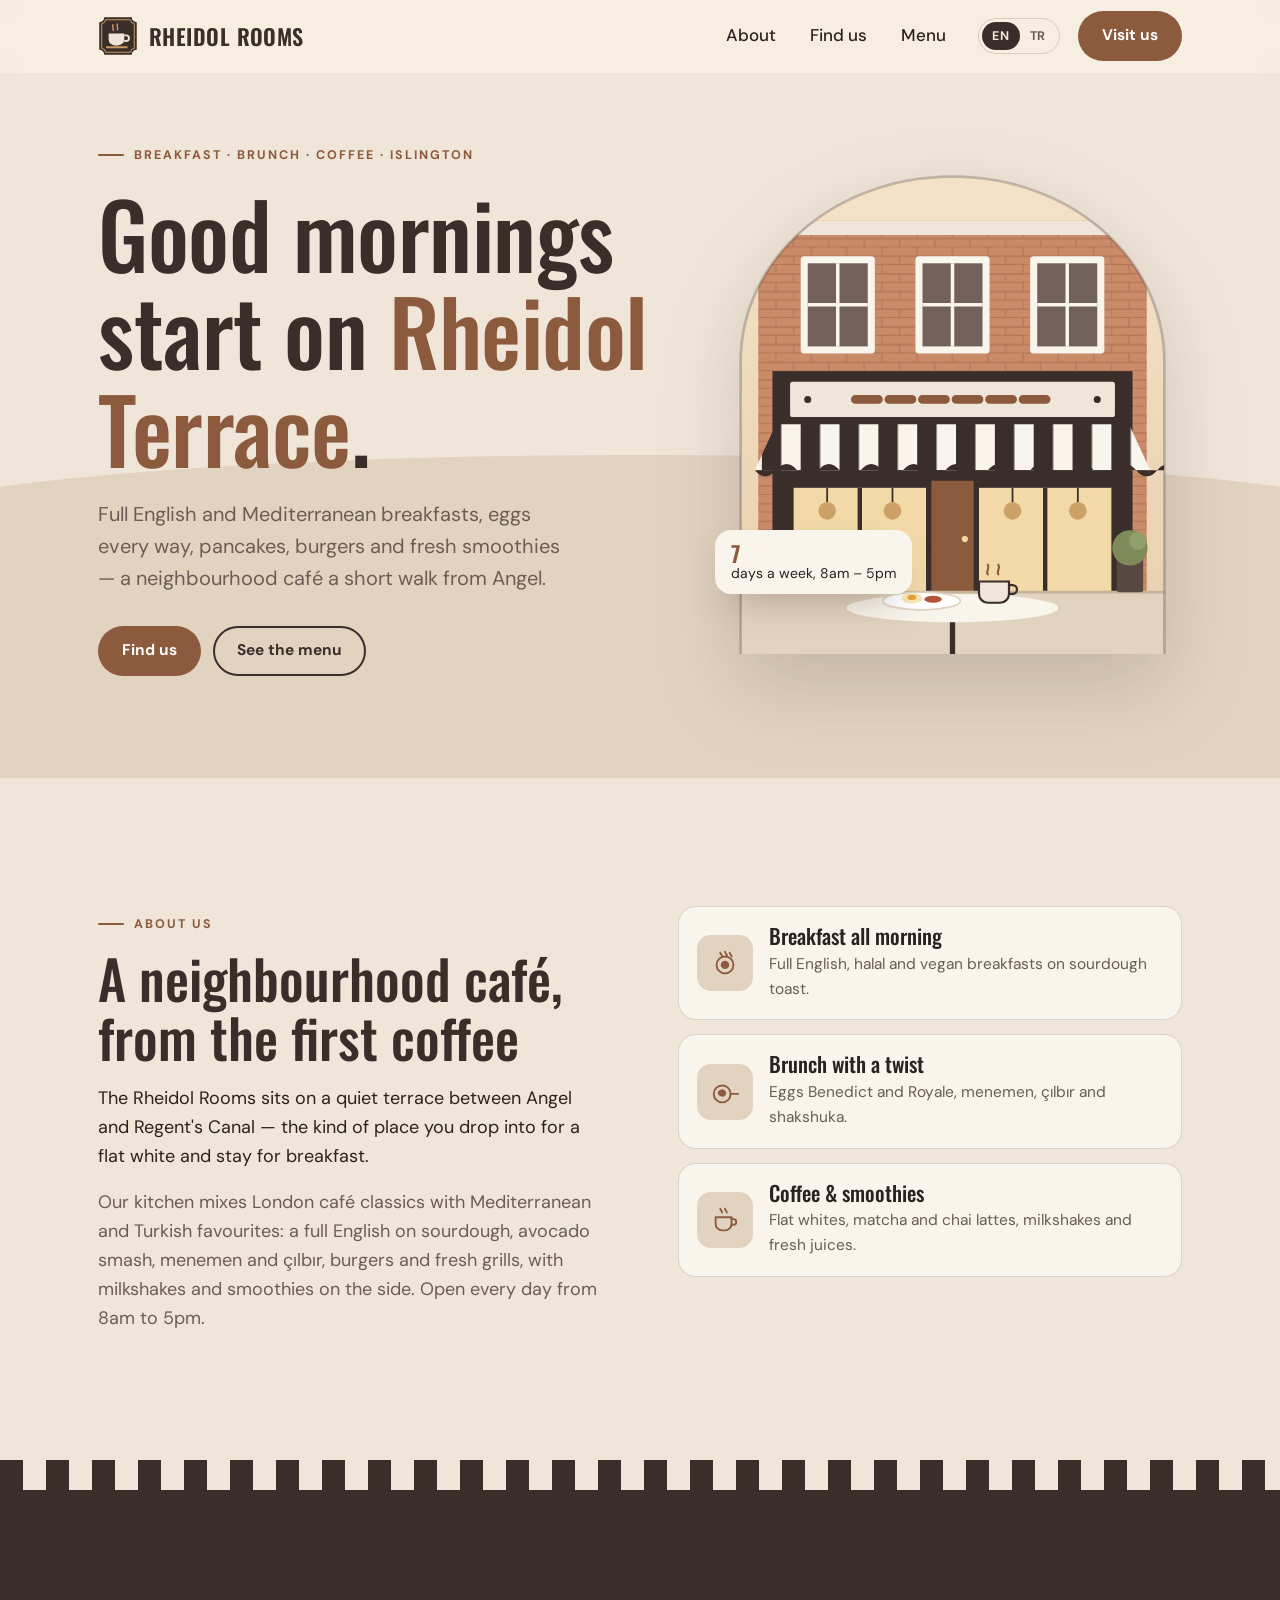
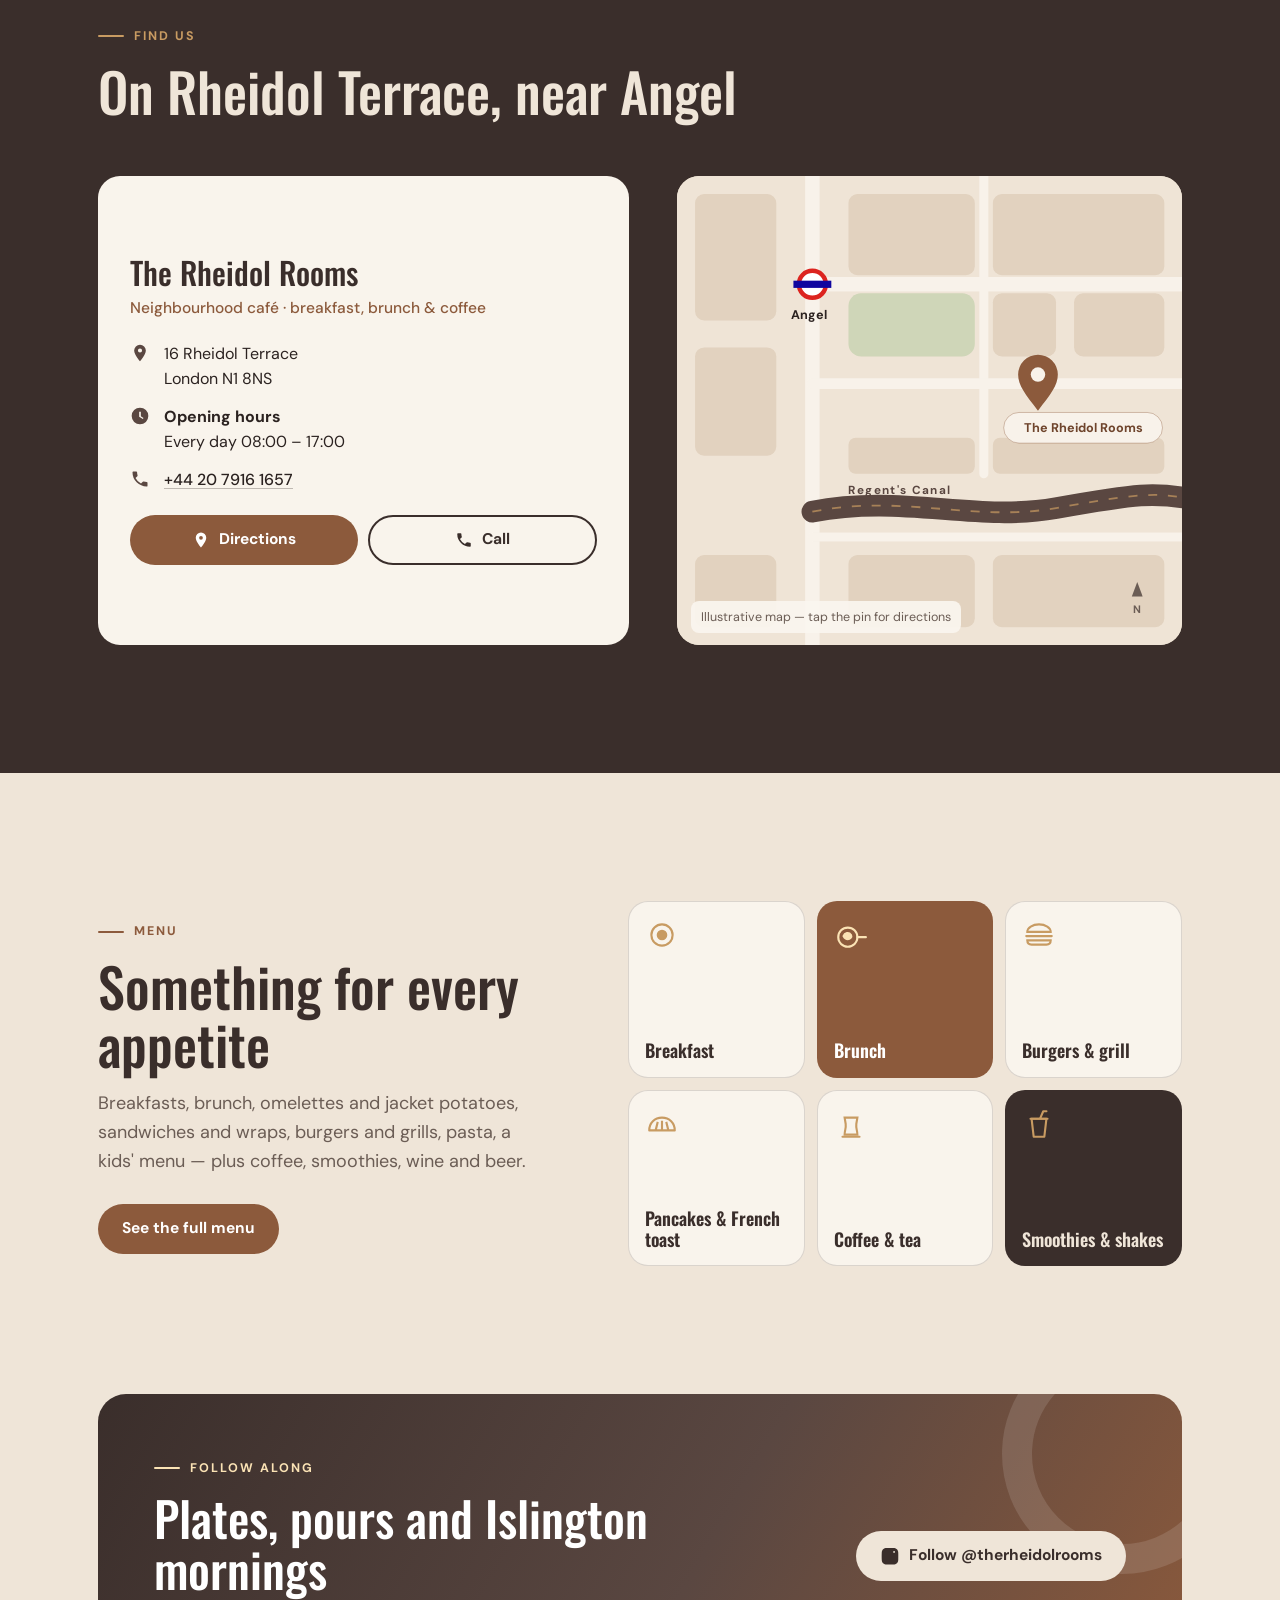
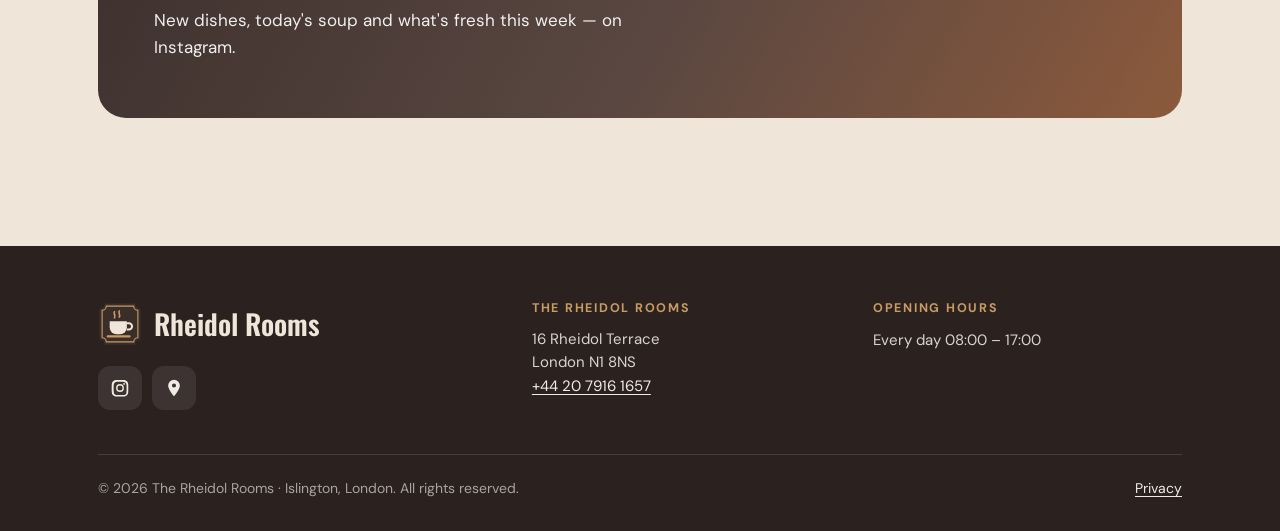
<file: index.html>
<!DOCTYPE html>
<html lang="en">
<head>
<meta charset="utf-8">
<meta name="viewport" content="width=device-width, initial-scale=1, viewport-fit=cover">
<title>The Rheidol Rooms · Breakfast, brunch &amp; coffee in Islington, London</title>
<meta name="description" content="The Rheidol Rooms — neighbourhood café on Rheidol Terrace, Islington N1. Full English and Mediterranean breakfasts, brunch, menemen and çılbır, burgers, coffee and smoothies. Open daily 8am–5pm.">
<link rel="canonical" href="https://yahyasogut.github.io/rheidol/">
<meta name="theme-color" content="#3A2E2B">
<link rel="icon" href="favicon.svg" type="image/svg+xml">
<link rel="apple-touch-icon" href="assets/img/apple-touch-icon.png">
<meta property="og:type" content="website">
<meta property="og:site_name" content="The Rheidol Rooms">
<meta property="og:title" content="The Rheidol Rooms · Breakfast, brunch &amp; coffee in Islington">
<meta property="og:description" content="Neighbourhood café on Rheidol Terrace, Islington N1 — all-day breakfast, brunch, coffee and smoothies. Open daily 8am–5pm.">
<meta property="og:url" content="https://yahyasogut.github.io/rheidol/">
<meta property="og:image" content="https://yahyasogut.github.io/rheidol/assets/img/og.png">
<meta property="og:image:width" content="1200"><meta property="og:image:height" content="630">
<meta name="twitter:card" content="summary_large_image">
<link rel="preload" href="assets/fonts/oswald-latin-wght-normal.woff2" as="font" type="font/woff2" crossorigin>
<link rel="stylesheet" href="assets/style.css">
<script>document.documentElement.classList.add("js")</script>
<script type="application/ld+json">
{"@context":"https://schema.org","@graph":[
 {"@type":"CafeOrCoffeeShop","@id":"https://yahyasogut.github.io/rheidol/#cafe","name":"The Rheidol Rooms","url":"https://yahyasogut.github.io/rheidol/","logo":"https://yahyasogut.github.io/rheidol/assets/img/apple-touch-icon.png","image":"https://yahyasogut.github.io/rheidol/assets/img/og.png","servesCuisine":["Breakfast","Brunch","British","Mediterranean","Turkish"],"priceRange":"££","telephone":"+442079161657","hasMenu":"https://yahyasogut.github.io/rheidol/menu.html","address":{"@type":"PostalAddress","streetAddress":"16 Rheidol Terrace","addressLocality":"London","postalCode":"N1 8NS","addressCountry":"GB"},"geo":{"@type":"GeoCoordinates","latitude":51.5348259,"longitude":-0.0986253},"openingHoursSpecification":[{"@type":"OpeningHoursSpecification","dayOfWeek":["Monday","Tuesday","Wednesday","Thursday","Friday","Saturday","Sunday"],"opens":"08:00","closes":"17:00"}],"sameAs":["https://www.instagram.com/therheidolrooms/","https://maps.app.goo.gl/dxdn7HDTvczRwHsT9"]}
]}
</script>
</head>
<body>
<a class="skip" href="#main">Skip to content</a>

<header class="site-header">
  <div class="wrap header-row">
    <a class="brand" href="./" aria-label="The Rheidol Rooms home"><img src="assets/img/logo-mark.svg" alt="" width="40" height="40"><span lang="en">Rheidol Rooms</span></a>
    <nav class="site-nav" id="site-nav" aria-label="Main">
      <ul>
        <li><a href="#about" data-i18n="nav.about">About</a></li>
        <li><a href="#locations" data-i18n="nav.locations">Locations</a></li>
        <li><a href="menu.html" data-i18n="nav.menu">Menu</a></li>
      </ul>
    </nav>
    <div class="lang-toggle" role="group" aria-label="Language"><button type="button" data-lang="en" aria-pressed="true">EN</button><button type="button" data-lang="tr" aria-pressed="false">TR</button></div>
    <a class="btn btn-solid header-cta" href="#locations" data-i18n="nav.visit">Visit us</a>
    <button class="nav-toggle" type="button" aria-controls="site-nav" aria-expanded="false" aria-label="Menu"><span></span></button>
  </div>
</header>

<main id="main">
  <!-- HERO -->
  <section class="hero">
    <div class="wrap hero-grid">
      <div>
        <span class="kicker" data-i18n="hero.kicker">Breakfast · brunch · coffee · Islington</span>
        <h1 data-i18n="hero.title">Good mornings start on <em>Rheidol Terrace</em>.</h1>
        <p class="hero-lead" data-i18n="hero.lead">Full English and Mediterranean breakfasts, eggs every way, pancakes, burgers and fresh smoothies — a neighbourhood café a short walk from Angel.</p>
        <div class="hero-actions">
          <a class="btn btn-solid" href="#locations" data-i18n="hero.cta1">Find us</a>
          <a class="btn btn-line" href="menu.html" data-i18n="hero.cta2">See the menu</a>
        </div>
      </div>
      <div class="hero-art">
        <img src="assets/img/hero.svg" alt="Illustration of a terraced café front with a striped awning, a coffee cup and a plate of breakfast" width="520" height="560">
        <div class="hero-badge"><div><b>7</b><span data-i18n="hero.badge">days a week, 8am – 5pm</span></div></div>
      </div>
    </div>
  </section>

  <!-- ABOUT -->
  <section class="section" id="about">
    <div class="wrap about-grid">
      <div class="about-text reveal">
        <span class="kicker" data-i18n="about.kicker">Our story</span>
        <h2 style="font-size:clamp(34px,5vw,54px);margin-top:16px;color:var(--teal)" data-i18n="about.title">A neighbourhood café, from the first coffee</h2>
        <p data-i18n="about.p1">Tucked into a quiet Georgian terrace between Angel and Regent's Canal.</p>
        <p data-i18n="about.p2">Generous breakfasts, brunch and good coffee every day.</p>
      </div>
      <ul class="features reveal">
        <li class="feature"><span class="ico"><svg viewBox="0 0 32 32" fill="none" stroke="currentColor" stroke-width="2" stroke-linecap="round"><circle cx="16" cy="18" r="9"/><circle cx="16" cy="18" r="3.5" fill="currentColor"/><path d="M11 5c0 2 2 2 2 4M16 4c0 2 2 2 2 4M21 5c0 2 2 2 2 4"/></svg></span><div><h3 data-i18n="about.f1t">Breakfast all morning</h3><p data-i18n="about.f1d">Full English, halal and vegan breakfasts on sourdough toast.</p></div></li>
        <li class="feature"><span class="ico"><svg viewBox="0 0 32 32" fill="none" stroke="currentColor" stroke-width="2" stroke-linecap="round" stroke-linejoin="round"><circle cx="13" cy="18" r="9"/><path d="M22 18h8"/><path d="M9 17c1-3 5-4 7-1 1 2-1 4-3 4s-3-1-4-3z" fill="currentColor"/></svg></span><div><h3 data-i18n="about.f2t">Brunch with a twist</h3><p data-i18n="about.f2d">Eggs Benedict and Royale, menemen, çılbır and shakshuka.</p></div></li>
        <li class="feature"><span class="ico"><svg viewBox="0 0 32 32" fill="none" stroke="currentColor" stroke-width="2" stroke-linecap="round" stroke-linejoin="round"><path d="M6 13h17v7a7 7 0 0 1-7 7h-3a7 7 0 0 1-7-7z"/><path d="M23 15h2a3 3 0 0 1 0 6h-2"/><path d="M11 4c0 2 2 2 2 4M16 4c0 2 2 2 2 4"/></svg></span><div><h3 data-i18n="about.f3t">Coffee &amp; smoothies</h3><p data-i18n="about.f3d">Flat whites, matcha and chai lattes, milkshakes and fresh juices.</p></div></li>
      </ul>
    </div>
  </section>

  <div class="tiles" role="presentation"></div>

  <!-- LOCATIONS -->
  <section class="section locations" id="locations">
    <div class="wrap">
      <div class="section-head reveal">
        <span class="kicker" data-i18n="loc.kicker">Locations</span>
        <h2 data-i18n="loc.title">On Rheidol Terrace, near Angel</h2>
      </div>
      <div class="loc-grid">
        <div class="branches" id="branches">
          <!-- JS fills from js/site-config.js; static fallback: -->
          <article class="branch"><h3>The Rheidol Rooms</h3><address>16 Rheidol Terrace, London N1 8NS</address><p><a href="tel:+442079161657">+44 20 7916 1657</a></p></article>
        </div>
        <div class="map-card reveal">
          <svg viewBox="0 0 560 520" role="img" aria-labelledby="map-t" preserveAspectRatio="xMidYMid meet">
            <title id="map-t">Illustrative map showing The Rheidol Rooms on Rheidol Terrace, east of Angel station and just north of Regent's Canal</title>
            <rect width="560" height="520" fill="#EFE4D6"/>
            <!-- blocks -->
            <g fill="#E2D2BF">
              <rect x="20" y="20" width="90" height="140" rx="10"/><rect x="190" y="20" width="140" height="90" rx="10"/><rect x="350" y="20" width="190" height="90" rx="10"/>
              <rect x="20" y="190" width="90" height="120" rx="10"/><rect x="350" y="130" width="70" height="70" rx="10"/><rect x="440" y="130" width="100" height="70" rx="10"/>
              <rect x="190" y="290" width="140" height="40" rx="8"/><rect x="350" y="290" width="190" height="40" rx="8"/>
              <rect x="20" y="420" width="90" height="80" rx="10"/><rect x="190" y="420" width="140" height="80" rx="10"/><rect x="350" y="420" width="190" height="80" rx="10"/>
            </g>
            <!-- gardens -->
            <rect x="190" y="130" width="140" height="70" rx="14" fill="#CFD6B8"/>
            <!-- roads -->
            <g stroke="#F8F2EA" stroke-width="16" stroke-linecap="round" fill="none">
              <path d="M150 0v520"/><path d="M150 120h410"/><path d="M340 0v330" stroke-width="10"/><path d="M150 230h410" stroke-width="12"/><path d="M150 400h410" stroke-width="10"/>
            </g>
            <!-- canal -->
            <path d="M150 372C250 352 330 384 420 368s110-18 150-10" fill="none" stroke="#5A4741" stroke-width="24" stroke-linecap="round"/>
            <path d="M150 372C250 352 330 384 420 368s110-18 150-10" fill="none" stroke="#C89B62" stroke-width="2" stroke-dasharray="10 12" opacity=".7"/>
            <text class="map-text" x="190" y="352" font-size="13" fill="#5A4741" letter-spacing="1.5" data-i18n="loc.canal">Regent's Canal</text>
            <!-- Angel -->
            <g transform="translate(150 120)">
              <circle r="15" fill="#fff" stroke="#DC241F" stroke-width="5"/><rect x="-21" y="-4" width="42" height="8" fill="#10069F"/>
              <text class="map-text" x="-24" y="38" font-size="14" fill="#2B2220" data-i18n="loc.angel">Angel</text>
            </g>
            <!-- Rheidol pin -->
            <a class="pin" href="https://maps.app.goo.gl/dxdn7HDTvczRwHsT9" target="_blank" rel="noopener" aria-label="The Rheidol Rooms — directions">
              <g class="pin-dot" transform="translate(400 260)">
                <path d="M0 0c-14-18-22-28-22-40a22 22 0 0 1 44 0c0 12-8 22-22 40z" fill="#8C5A3C"/><circle cy="-40" r="8" fill="#F8F2EA"/>
              </g>
              <rect x="362" y="262" width="176" height="34" rx="17" fill="#F8F2EA" stroke="#8C5A3C" stroke-opacity=".4"/>
              <text class="map-text" x="450" y="284" font-size="14" text-anchor="middle" fill="#6F452D">The Rheidol Rooms</text>
            </a>
            <!-- compass -->
            <g transform="translate(510 470)" fill="#6B5D55"><path d="M0-20l6 16H-6z"/><text class="map-text" y="14" font-size="12" text-anchor="middle">N</text></g>
          </svg>
          <span class="map-note" data-i18n="loc.mapnote">Illustrative map — tap a café for directions</span>
        </div>
      </div>
    </div>
  </section>

  <!-- MENU TEASER -->
  <section class="section menu-teaser" id="menu">
    <div class="wrap">
      <div class="reveal">
        <span class="kicker" data-i18n="menu.kicker">Menu</span>
        <h2 style="font-size:clamp(34px,5vw,54px);margin-top:16px;color:var(--teal)" data-i18n="menu.title">Something for every hour</h2>
        <p style="margin-top:16px;color:var(--muted);font-size:18px" data-i18n="menu.lead">Breakfast all day, mezze and seafood, burgers, pastries and cocktails.</p>
        <a class="btn btn-solid" href="menu.html" data-i18n="menu.cta">Open the menu</a>
      </div>
      <ul class="menu-cats reveal" aria-label="Menu categories">
        <li><svg viewBox="0 0 32 32" fill="none" stroke="currentColor" stroke-width="2"><circle cx="16" cy="16" r="10"/><circle cx="16" cy="16" r="4" fill="currentColor"/></svg><span data-i18n="menu.b">Breakfast</span></li>
        <li><svg viewBox="0 0 32 32" fill="none" stroke="currentColor" stroke-width="2" stroke-linecap="round" stroke-linejoin="round"><circle cx="13" cy="18" r="9"/><path d="M22 18h8"/><path d="M9 17c1-3 5-4 7-1 1 2-1 4-3 4s-3-1-4-3z" fill="currentColor"/></svg><span data-i18n="menu.s">Brunch</span></li>
        <li><svg viewBox="0 0 32 32" fill="none" stroke="currentColor" stroke-width="2" stroke-linecap="round"><path d="M5 13a11 7 0 0 1 22 0zM4 17h24M5 21h22a0 0 0 0 1 0 0c0 3-2 4-4 4H9c-2 0-4-1-4-4z"/></svg><span data-i18n="menu.g">Burgers &amp; grill</span></li>
        <li><svg viewBox="0 0 32 32" fill="none" stroke="currentColor" stroke-width="2" stroke-linejoin="round"><path d="M4 22c0-7 5-12 12-12s12 5 12 12zM10 22l2-8M16 22v-9M22 22l-2-8"/></svg><span data-i18n="menu.p">Pastries &amp; desserts</span></li>
        <li><svg viewBox="0 0 32 32" fill="none" stroke="currentColor" stroke-width="2" stroke-linecap="round"><path d="M10 10h12l-1 6c-.5 4 1 6 1 10H10c0-4 1.5-6 1-10z"/><path d="M8 28h16"/></svg><span data-i18n="menu.c">Coffee &amp; çay</span></li>
        <li><svg viewBox="0 0 32 32" fill="none" stroke="currentColor" stroke-width="2" stroke-linecap="round" stroke-linejoin="round"><path d="M9 11h14l-2 17H11z"/><path d="M8 11h16M17 11l3-7h3"/></svg><span data-i18n="menu.k">Cocktails &amp; rakı</span></li>
      </ul>
    </div>
  </section>

  <!-- INSTAGRAM -->
  <section class="section ig">
    <div class="wrap">
      <div class="ig-card reveal">
        <div>
          <span class="kicker" data-i18n="ig.kicker">Follow along</span>
          <h2 data-i18n="ig.title">Sunsets, plates and canal life</h2>
          <p data-i18n="ig.lead">New dishes, specials and the best seat in the house — every day on Instagram.</p>
        </div>
        <a class="btn btn-light" data-instagram href="https://www.instagram.com/therheidolrooms/" target="_blank" rel="noopener"><svg viewBox="0 0 24 24" aria-hidden="true"><path d="M12 7.3a4.7 4.7 0 1 0 0 9.4 4.7 4.7 0 0 0 0-9.4zm0 7.7a3 3 0 1 1 0-6 3 3 0 0 1 0 6zm6-7.9a1.1 1.1 0 1 1-2.2 0 1.1 1.1 0 0 1 2.2 0zM21.9 8.2c-.1-1.6-.4-3-1.6-4.2S17.7 2.5 16.1 2.4C14.5 2.3 9.5 2.3 7.9 2.4 6.3 2.5 4.9 2.8 3.7 4S2.2 6.6 2.1 8.2C2 9.8 2 14.8 2.1 16.4c.1 1.6.4 3 1.6 4.2s2.6 1.5 4.2 1.6c1.6.1 6.6.1 8.2 0 1.6-.1 3-.4 4.2-1.6s1.5-2.6 1.6-4.2c.1-1.6.1-6.6 0-8.2z"/></svg><span data-i18n="ig.cta">Follow @therheidolrooms</span></a>
      </div>
    </div>
  </section>
</main>

<footer class="site-footer">
  <div class="wrap">
    <div class="foot-grid">
      <div>
        <div class="foot-brand"><img src="assets/img/logo-mark.svg" alt="" width="44" height="44"><span lang="en">Rheidol Rooms</span></div>
        <div class="socials" data-socials></div>
      </div>
      <div><h3>The Rheidol Rooms</h3><address>16 Rheidol Terrace<br>London N1 8NS<br><a href="tel:+442079161657">+44 20 7916 1657</a></address></div>
      <div><h3 data-i18n="loc.hours">Opening hours</h3><p data-i18n="foot.hours">Every day 08:00 – 17:00</p></div>
    </div>
    <div class="foot-bottom"><span>© <span data-year>2026</span> The Rheidol Rooms · <span data-i18n="foot.made">Islington, London</span>. <span data-i18n="foot.rights">All rights reserved.</span></span><a href="privacy.html" data-i18n="foot.privacy">Privacy</a></div>
  </div>
</footer>

<nav class="action-bar" aria-label="Quick actions">
  <a href="menu.html"><svg viewBox="0 0 24 24" aria-hidden="true"><path d="M4 4h16v2H4zm0 7h16v2H4zm0 7h10v2H4z"/></svg><span data-i18n="bar.menu">Menu</span></a>
  <a href="#locations"><svg viewBox="0 0 24 24" aria-hidden="true"><path d="M12 2a7 7 0 0 0-7 7c0 5.25 7 13 7 13s7-7.75 7-13a7 7 0 0 0-7-7zm0 9.5A2.5 2.5 0 1 1 12 6.5a2.5 2.5 0 0 1 0 5z"/></svg><span data-i18n="bar.find">Find us</span></a>
  <button type="button" class="primary" data-open-sheet><svg viewBox="0 0 24 24" aria-hidden="true"><path d="M6.6 10.8a15.1 15.1 0 0 0 6.6 6.6l2.2-2.2a1 1 0 0 1 1-.25 11.4 11.4 0 0 0 3.6.57 1 1 0 0 1 1 1V20a1 1 0 0 1-1 1A17 17 0 0 1 3 4a1 1 0 0 1 1-1h3.5a1 1 0 0 1 1 1c0 1.25.2 2.45.57 3.57a1 1 0 0 1-.25 1z"/></svg><span data-i18n="bar.call">Call</span></button>
</nav>

<div class="sheet" id="call-sheet" hidden role="dialog" aria-modal="true" aria-labelledby="sheet-t">
  <div class="sheet-backdrop" data-close-sheet></div>
  <div class="sheet-panel">
    <h2 id="sheet-t" data-i18n="sheet.title">Which café would you like to call?</h2>
    <div class="sheet-list"></div>
    <button type="button" class="sheet-close" data-close-sheet data-i18n="sheet.close">Close</button>
  </div>
</div>

<script src="js/site-config.js"></script>
<script src="js/i18n.js"></script>
<script src="js/main.js"></script>
</body>
</html>
</file>
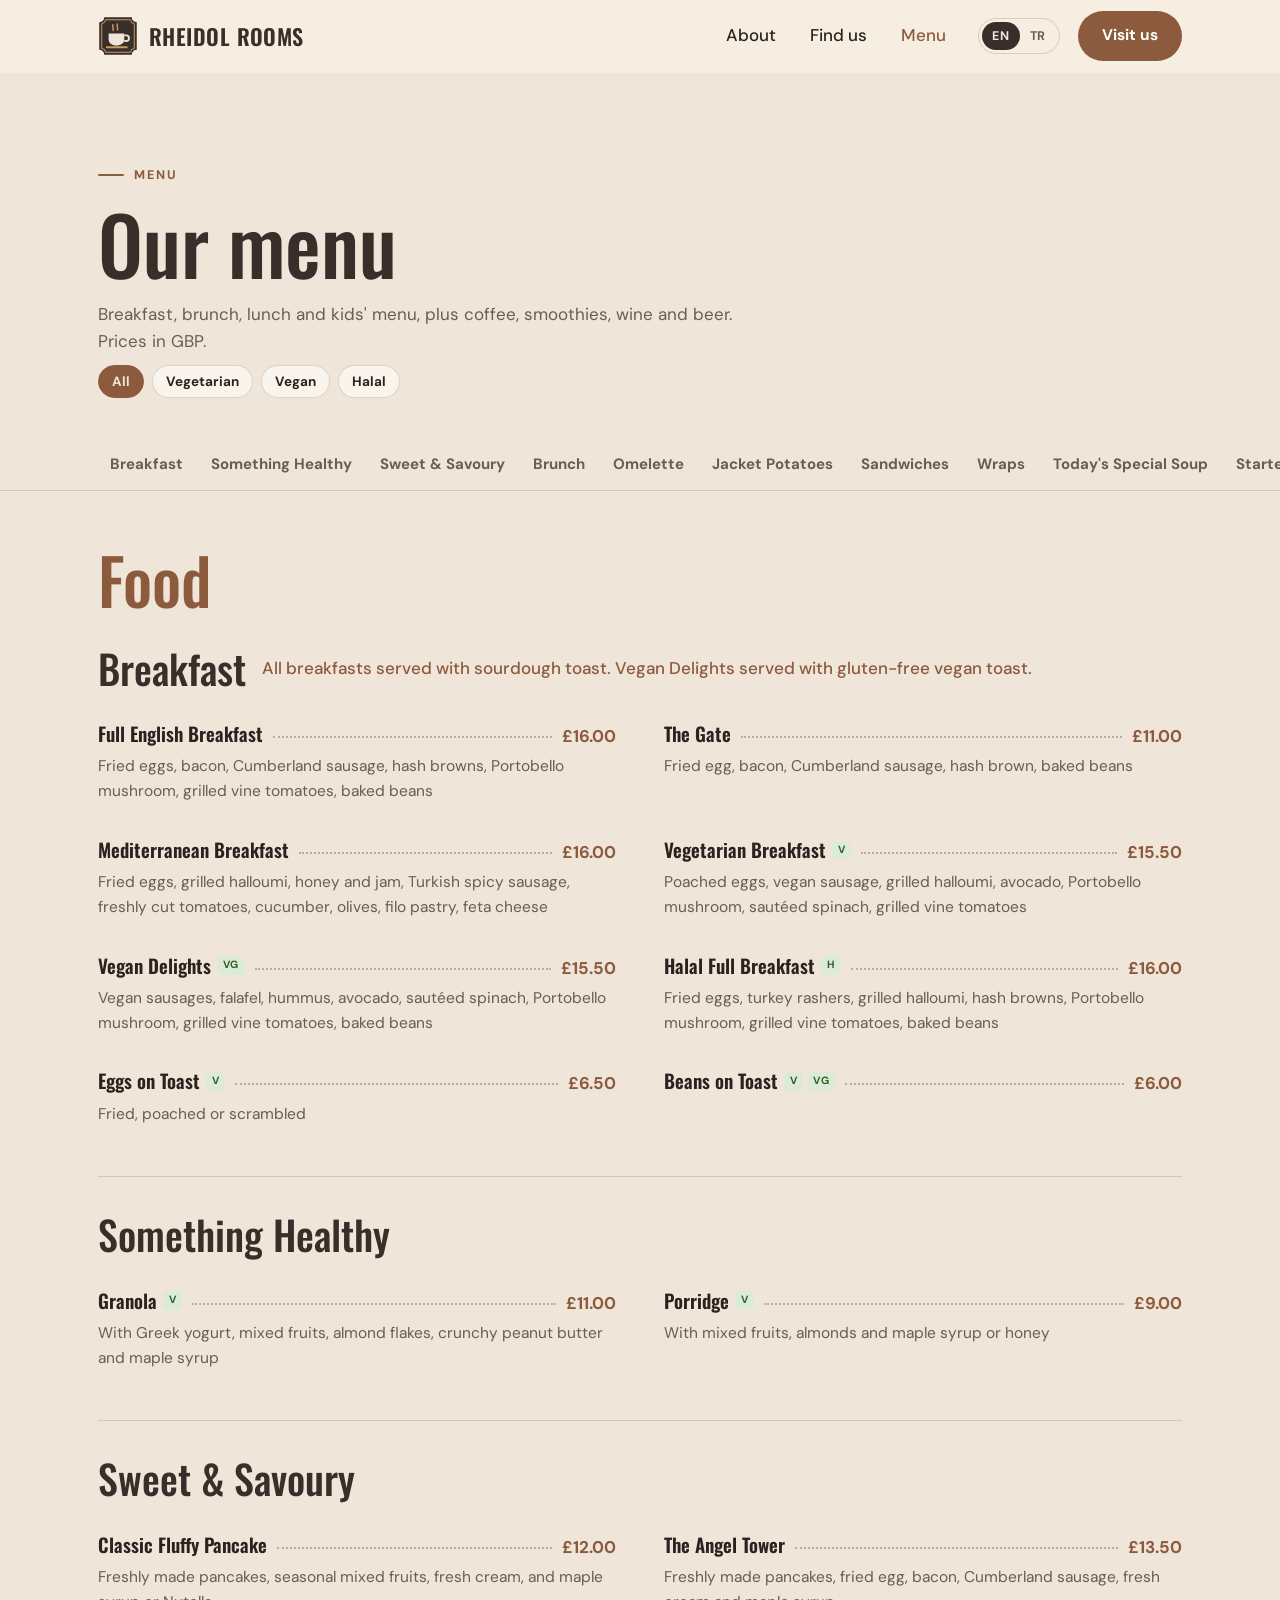
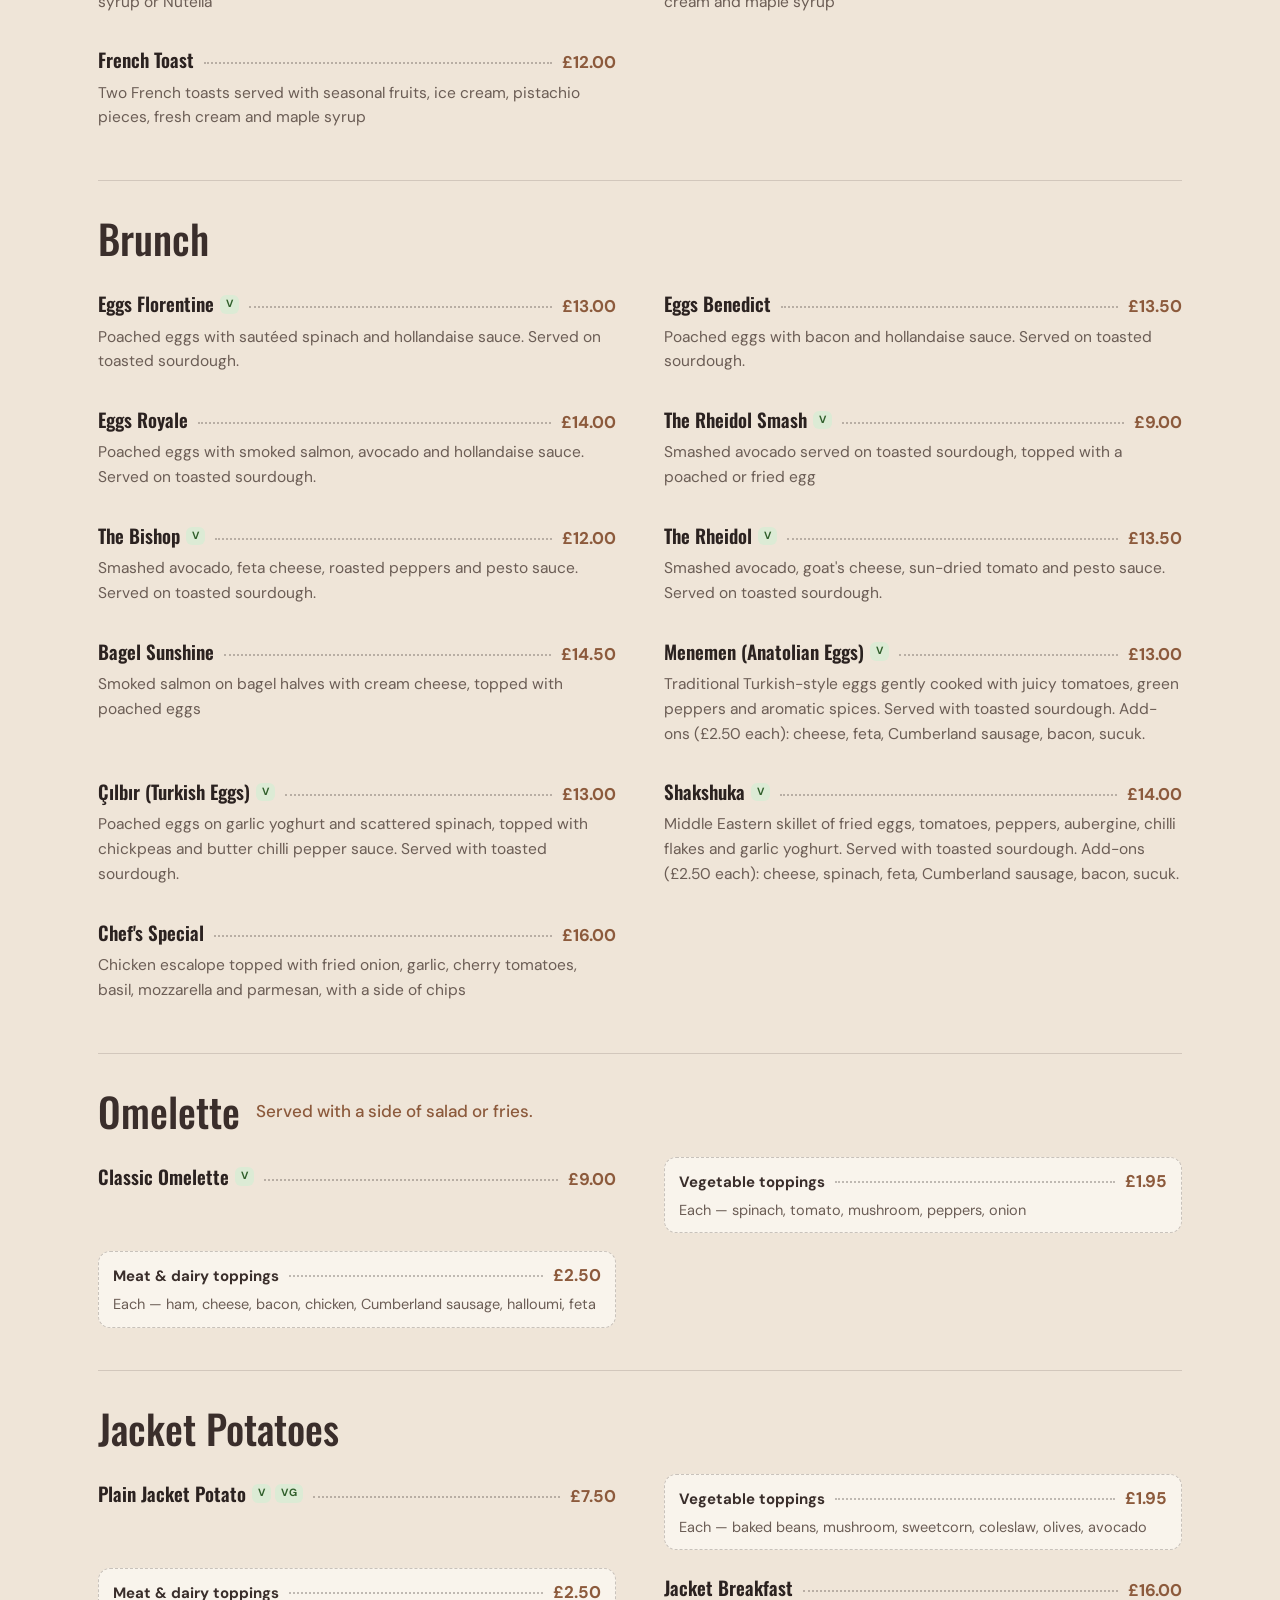
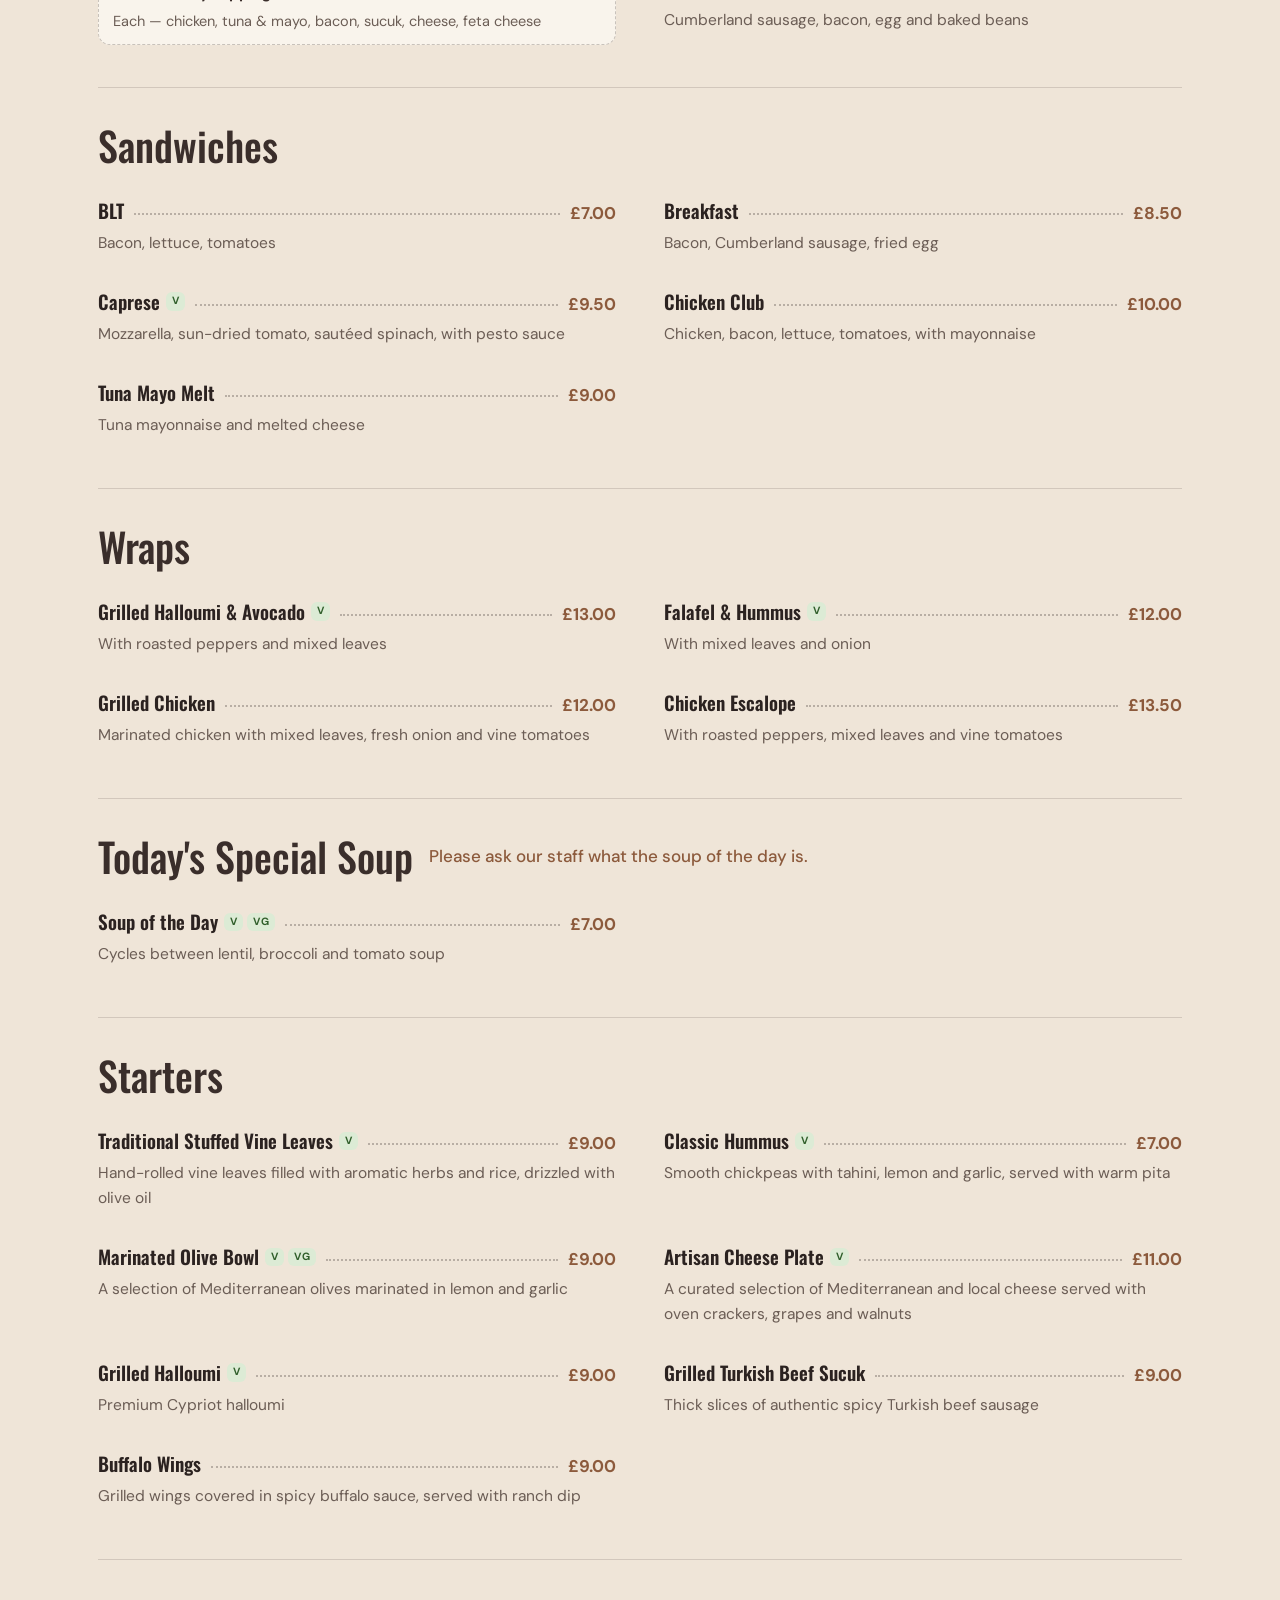
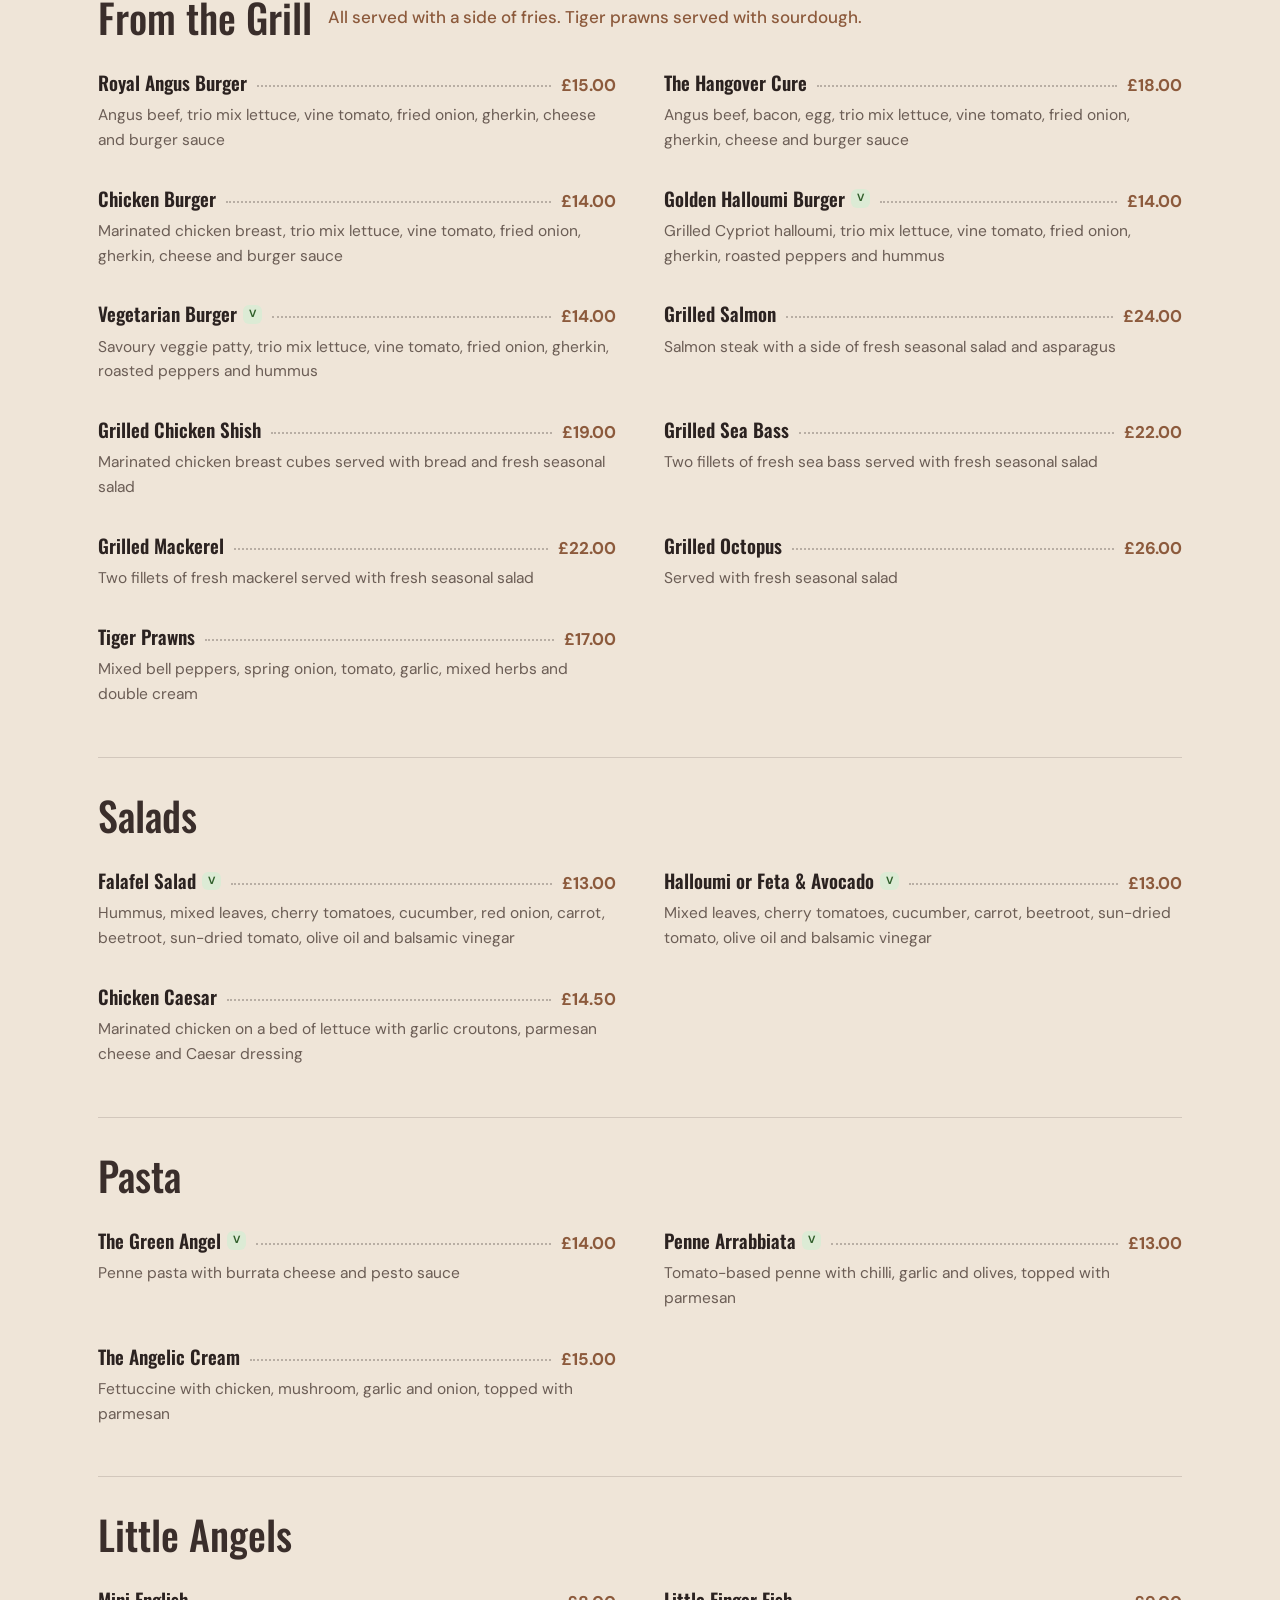
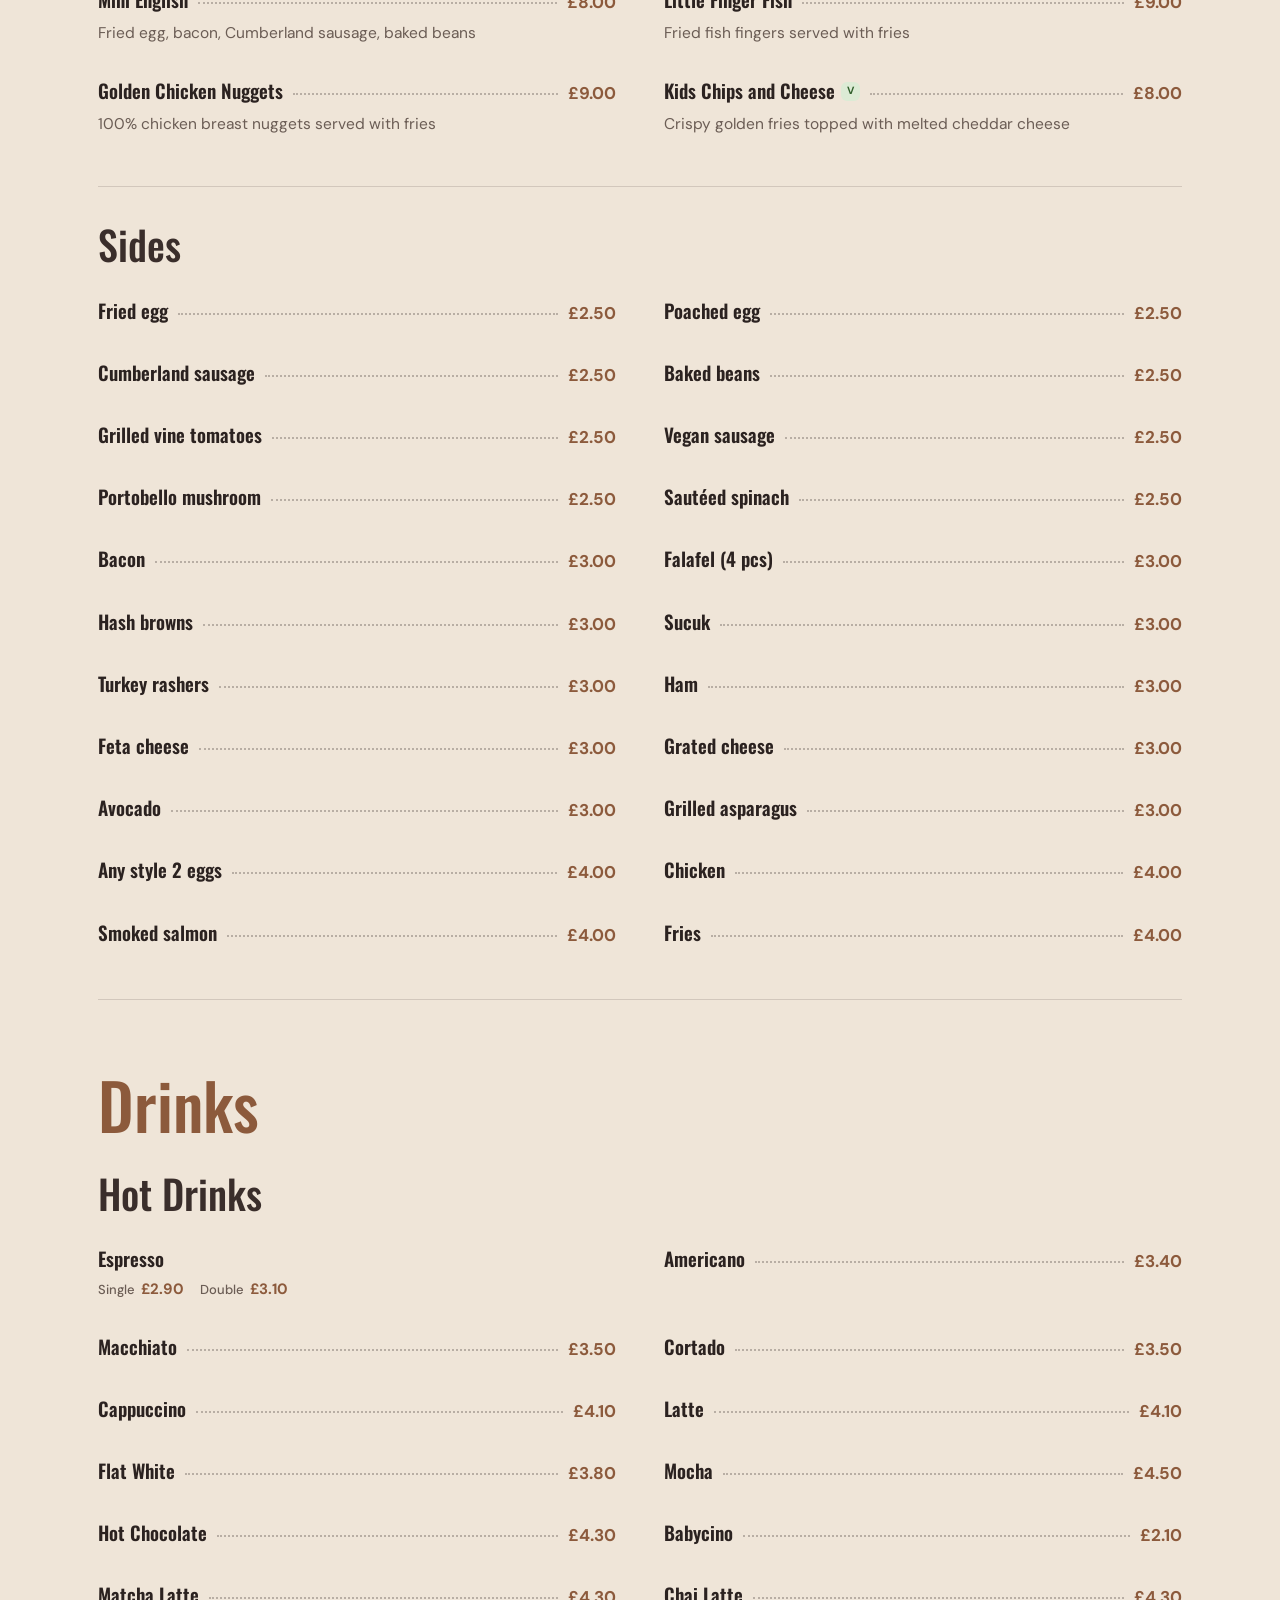
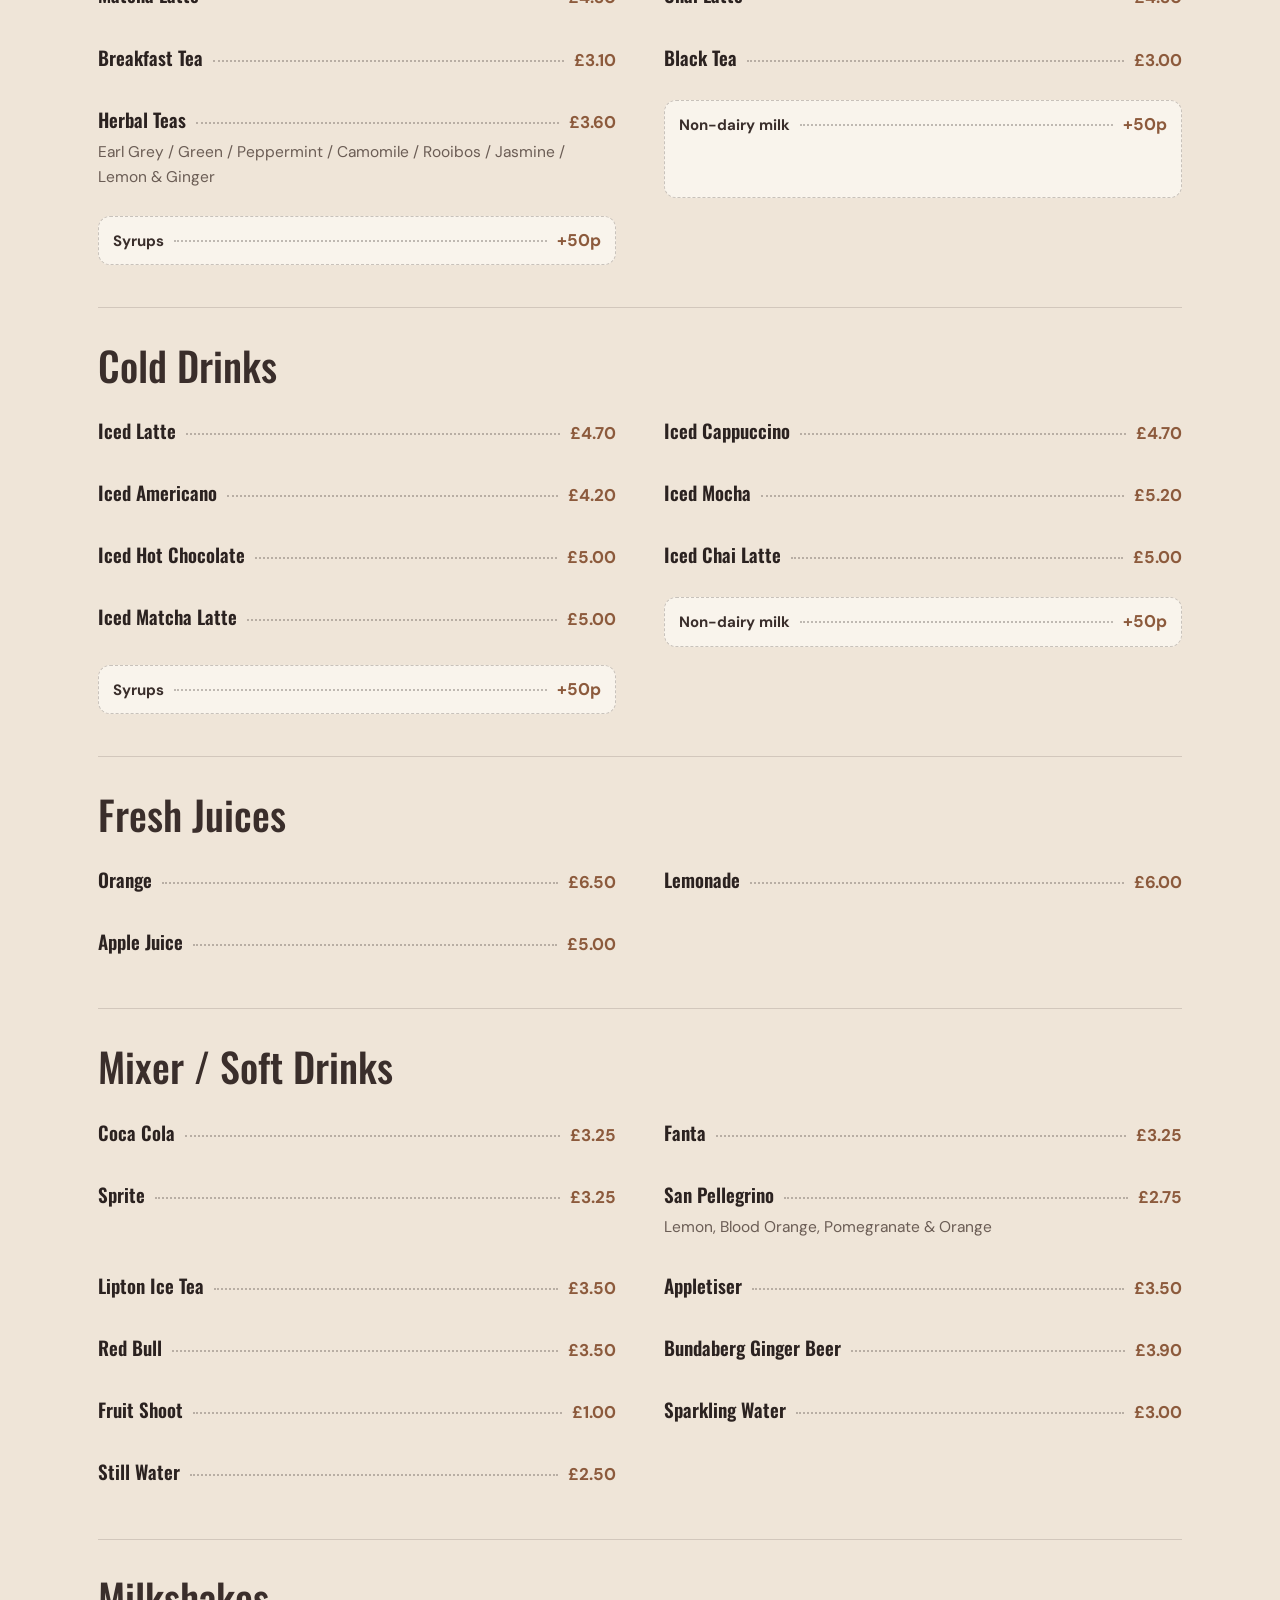
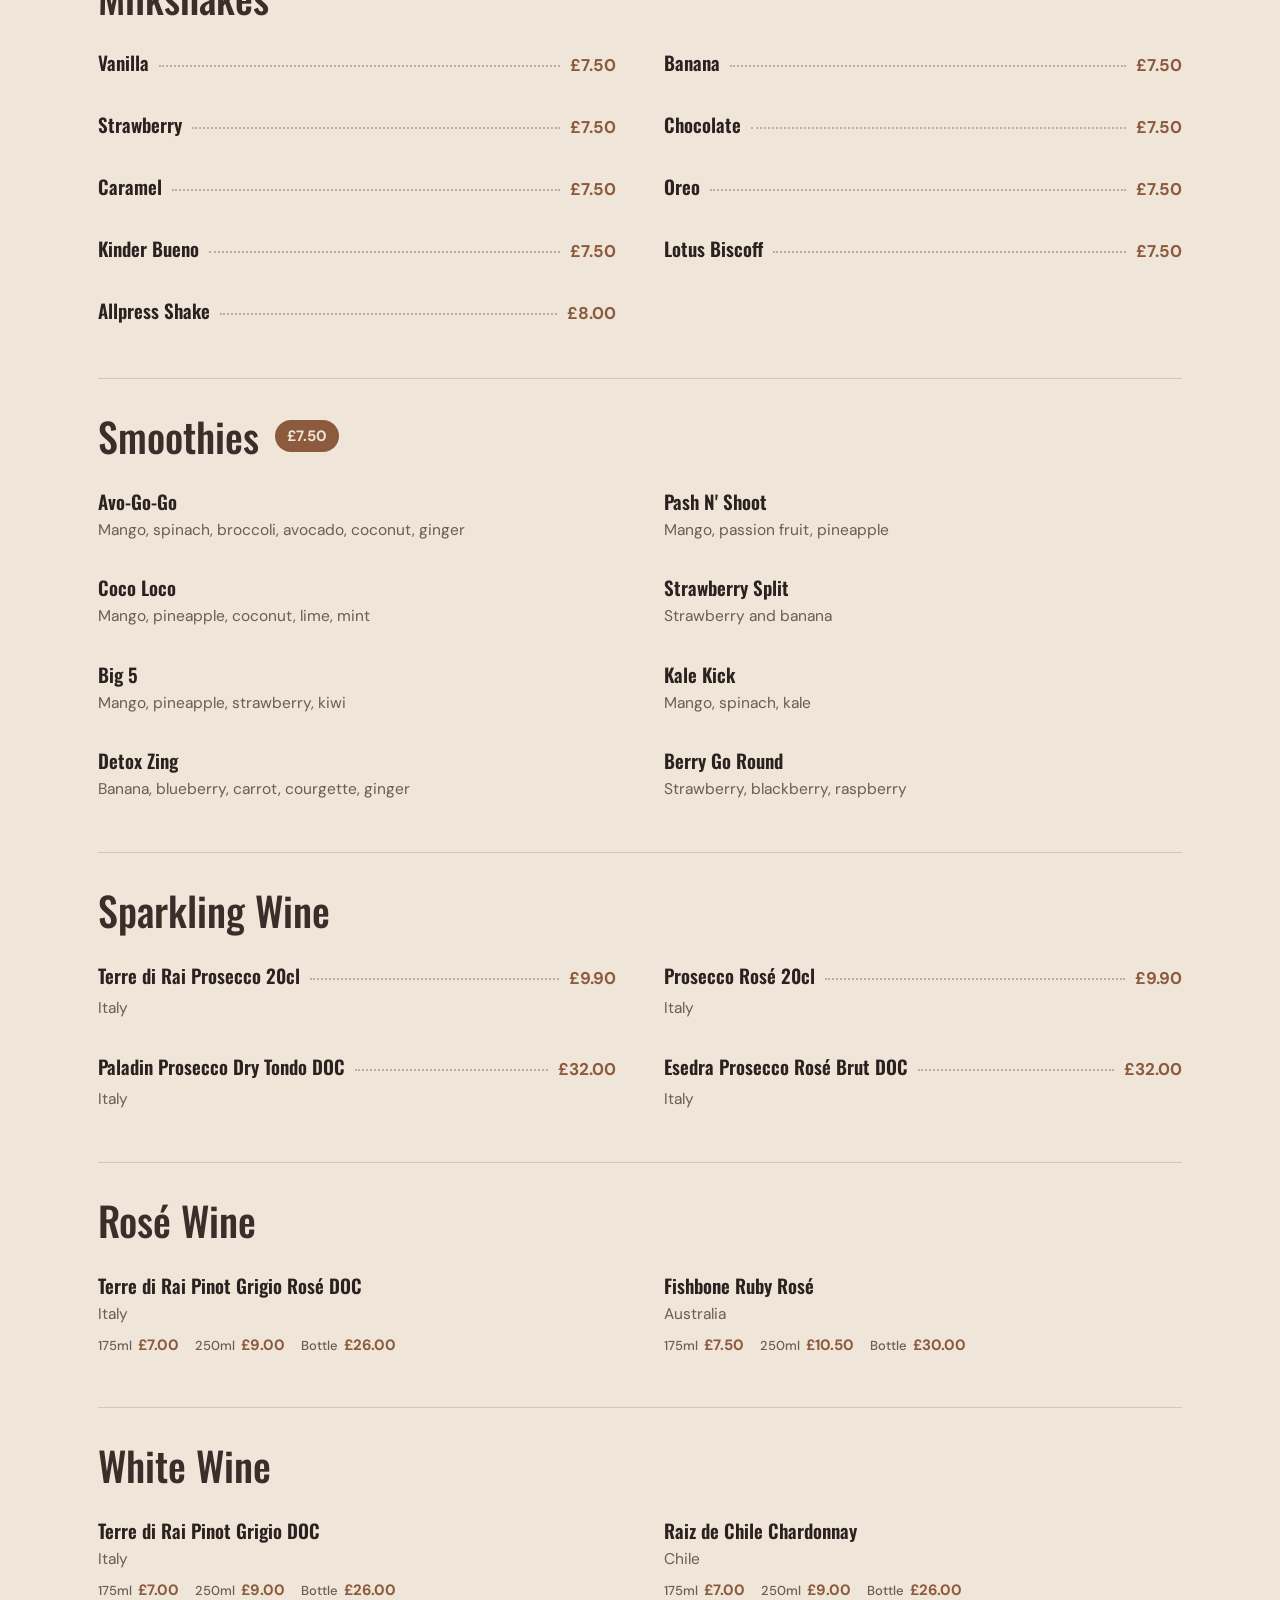
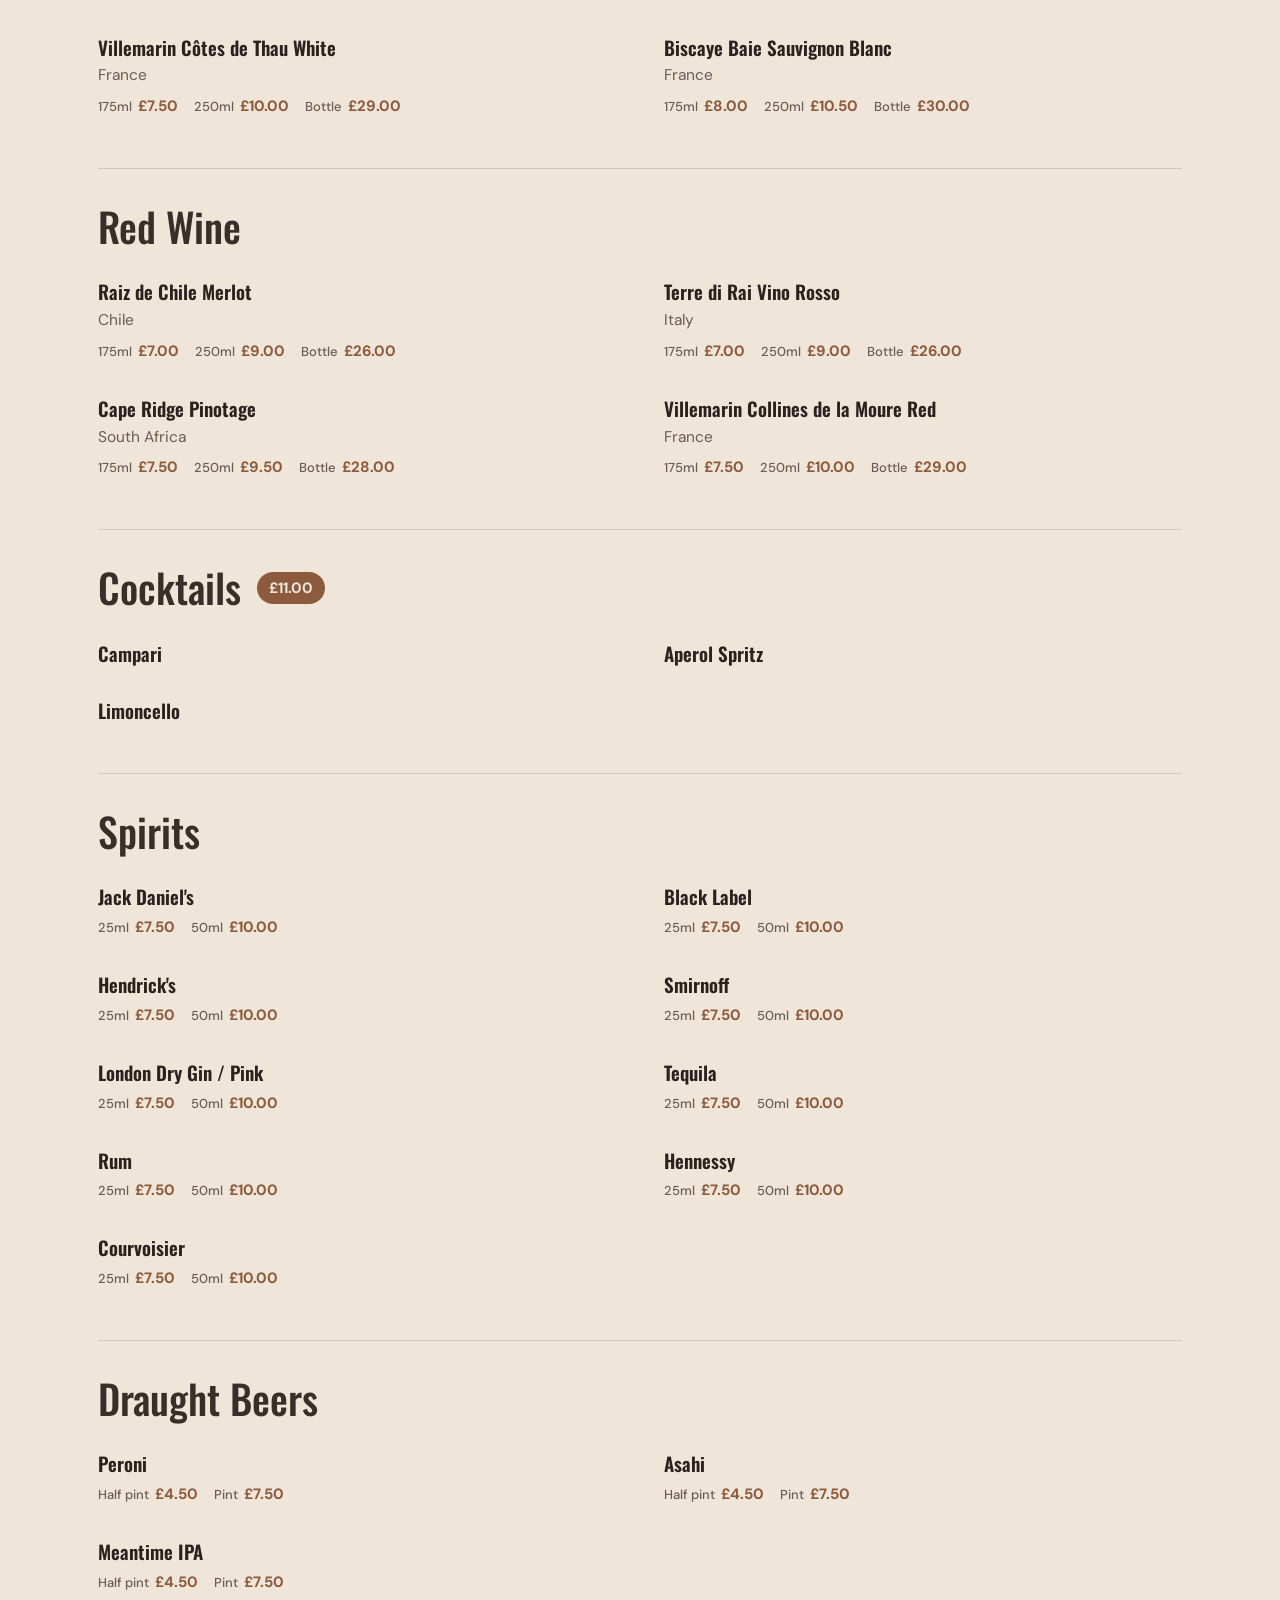
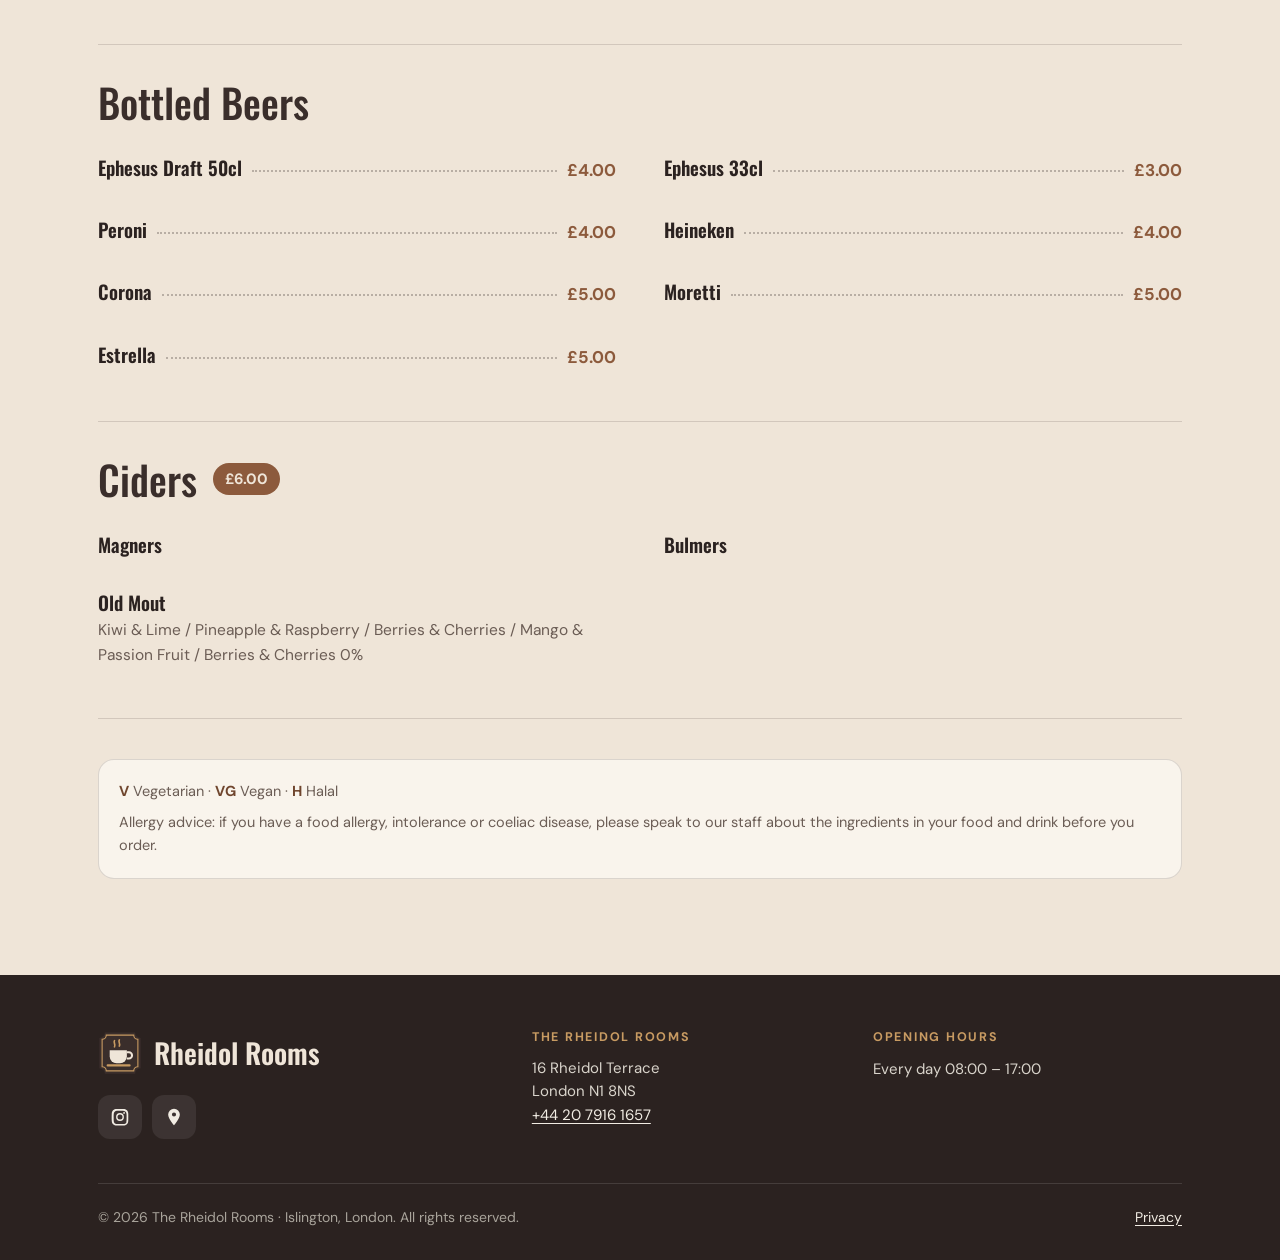
<file: menu.html>
<!DOCTYPE html>
<html lang="en">
<head>
<meta charset="utf-8">
<meta name="viewport" content="width=device-width, initial-scale=1, viewport-fit=cover">
<title>Menu · The Rheidol Rooms, Islington</title>
<meta name="description" content="The menu at The Rheidol Rooms, Islington: full English and Mediterranean breakfasts, brunch, menemen and çılbır, burgers and grills, coffee, smoothies, wine and beer.">
<link rel="canonical" href="https://yahyasogut.github.io/rheidol/menu.html">
<meta name="theme-color" content="#3A2E2B">
<link rel="icon" href="favicon.svg" type="image/svg+xml">
<link rel="apple-touch-icon" href="assets/img/apple-touch-icon.png">
<meta property="og:type" content="website">
<meta property="og:site_name" content="The Rheidol Rooms">
<meta property="og:title" content="The Rheidol Rooms · Breakfast, brunch &amp; coffee in Islington">
<meta property="og:description" content="Neighbourhood café on Rheidol Terrace, Islington N1 — all-day breakfast, brunch, coffee and smoothies. Open daily 8am–5pm.">
<meta property="og:url" content="https://yahyasogut.github.io/rheidol/menu.html">
<meta property="og:image" content="https://yahyasogut.github.io/rheidol/assets/img/og.png">
<meta property="og:image:width" content="1200"><meta property="og:image:height" content="630">
<meta name="twitter:card" content="summary_large_image">
<link rel="preload" href="assets/fonts/oswald-latin-wght-normal.woff2" as="font" type="font/woff2" crossorigin>
<link rel="stylesheet" href="assets/style.css">
<script>document.documentElement.classList.add("js")</script>
</head>
<body>
<a class="skip" href="#main">Skip to content</a>

<header class="site-header">
  <div class="wrap header-row">
    <a class="brand" href="./" aria-label="The Rheidol Rooms home"><img src="assets/img/logo-mark.svg" alt="" width="40" height="40"><span lang="en">Rheidol Rooms</span></a>
    <nav class="site-nav" id="site-nav" aria-label="Main">
      <ul>
        <li><a href="./#about" data-i18n="nav.about">About</a></li>
        <li><a href="./#locations" data-i18n="nav.locations">Locations</a></li>
        <li><a href="menu.html" aria-current="page" data-i18n="nav.menu">Menu</a></li>
      </ul>
    </nav>
    <div class="lang-toggle" role="group" aria-label="Language"><button type="button" data-lang="en" aria-pressed="true">EN</button><button type="button" data-lang="tr" aria-pressed="false">TR</button></div>
    <a class="btn btn-solid header-cta" href="./#locations" data-i18n="nav.visit">Visit us</a>
    <button class="nav-toggle" type="button" aria-controls="site-nav" aria-expanded="false" aria-label="Menu"><span></span></button>
  </div>
</header>

<main id="main">
  <section class="page-hero">
    <div class="wrap">
      <span class="kicker" data-i18n="nav.menu">Menu</span>
      <h1 data-i18n="menupage.title">Our menu</h1>
      <p data-i18n="menupage.lead">Prices include VAT. Please tell our team about any allergies before ordering.</p>
      <div class="menu-filters" id="menu-branches" role="group" aria-label="Choose a café"></div>
      <div class="menu-filters diet" id="menu-diet" role="group" aria-label="Dietary filter" hidden></div>
    </div>
  </section>
  <nav class="menu-tabs" aria-label="Menu sections"><div class="wrap" id="menu-tabs"></div></nav>
  <div class="menu-body"><div class="wrap" id="menu-root"><noscript>Please enable JavaScript to view the menu, or call us.</noscript></div></div>
</main>

<footer class="site-footer">
  <div class="wrap">
    <div class="foot-grid">
      <div>
        <div class="foot-brand"><img src="assets/img/logo-mark.svg" alt="" width="44" height="44"><span lang="en">Rheidol Rooms</span></div>
        <div class="socials" data-socials></div>
      </div>
      <div><h3>The Rheidol Rooms</h3><address>16 Rheidol Terrace<br>London N1 8NS<br><a href="tel:+442079161657">+44 20 7916 1657</a></address></div>
      <div><h3 data-i18n="loc.hours">Opening hours</h3><p data-i18n="foot.hours">Every day 08:00 – 17:00</p></div>
    </div>
    <div class="foot-bottom"><span>© <span data-year>2026</span> The Rheidol Rooms · <span data-i18n="foot.made">Islington, London</span>. <span data-i18n="foot.rights">All rights reserved.</span></span><a href="privacy.html" data-i18n="foot.privacy">Privacy</a></div>
  </div>
</footer>

<nav class="action-bar" aria-label="Quick actions">
  <a href="menu.html"><svg viewBox="0 0 24 24" aria-hidden="true"><path d="M4 4h16v2H4zm0 7h16v2H4zm0 7h10v2H4z"/></svg><span data-i18n="bar.menu">Menu</span></a>
  <a href="./#locations"><svg viewBox="0 0 24 24" aria-hidden="true"><path d="M12 2a7 7 0 0 0-7 7c0 5.25 7 13 7 13s7-7.75 7-13a7 7 0 0 0-7-7zm0 9.5A2.5 2.5 0 1 1 12 6.5a2.5 2.5 0 0 1 0 5z"/></svg><span data-i18n="bar.find">Find us</span></a>
  <button type="button" class="primary" data-open-sheet><svg viewBox="0 0 24 24" aria-hidden="true"><path d="M6.6 10.8a15.1 15.1 0 0 0 6.6 6.6l2.2-2.2a1 1 0 0 1 1-.25 11.4 11.4 0 0 0 3.6.57 1 1 0 0 1 1 1V20a1 1 0 0 1-1 1A17 17 0 0 1 3 4a1 1 0 0 1 1-1h3.5a1 1 0 0 1 1 1c0 1.25.2 2.45.57 3.57a1 1 0 0 1-.25 1z"/></svg><span data-i18n="bar.call">Call</span></button>
</nav>

<div class="sheet" id="call-sheet" hidden role="dialog" aria-modal="true" aria-labelledby="sheet-t">
  <div class="sheet-backdrop" data-close-sheet></div>
  <div class="sheet-panel">
    <h2 id="sheet-t" data-i18n="sheet.title">Which café would you like to call?</h2>
    <div class="sheet-list"></div>
    <button type="button" class="sheet-close" data-close-sheet data-i18n="sheet.close">Close</button>
  </div>
</div>

<script src="js/site-config.js"></script>
<script src="js/i18n.js"></script>
<script src="js/menu-data.js"></script>
<script src="js/main.js"></script>
</body>
</html>
</file>
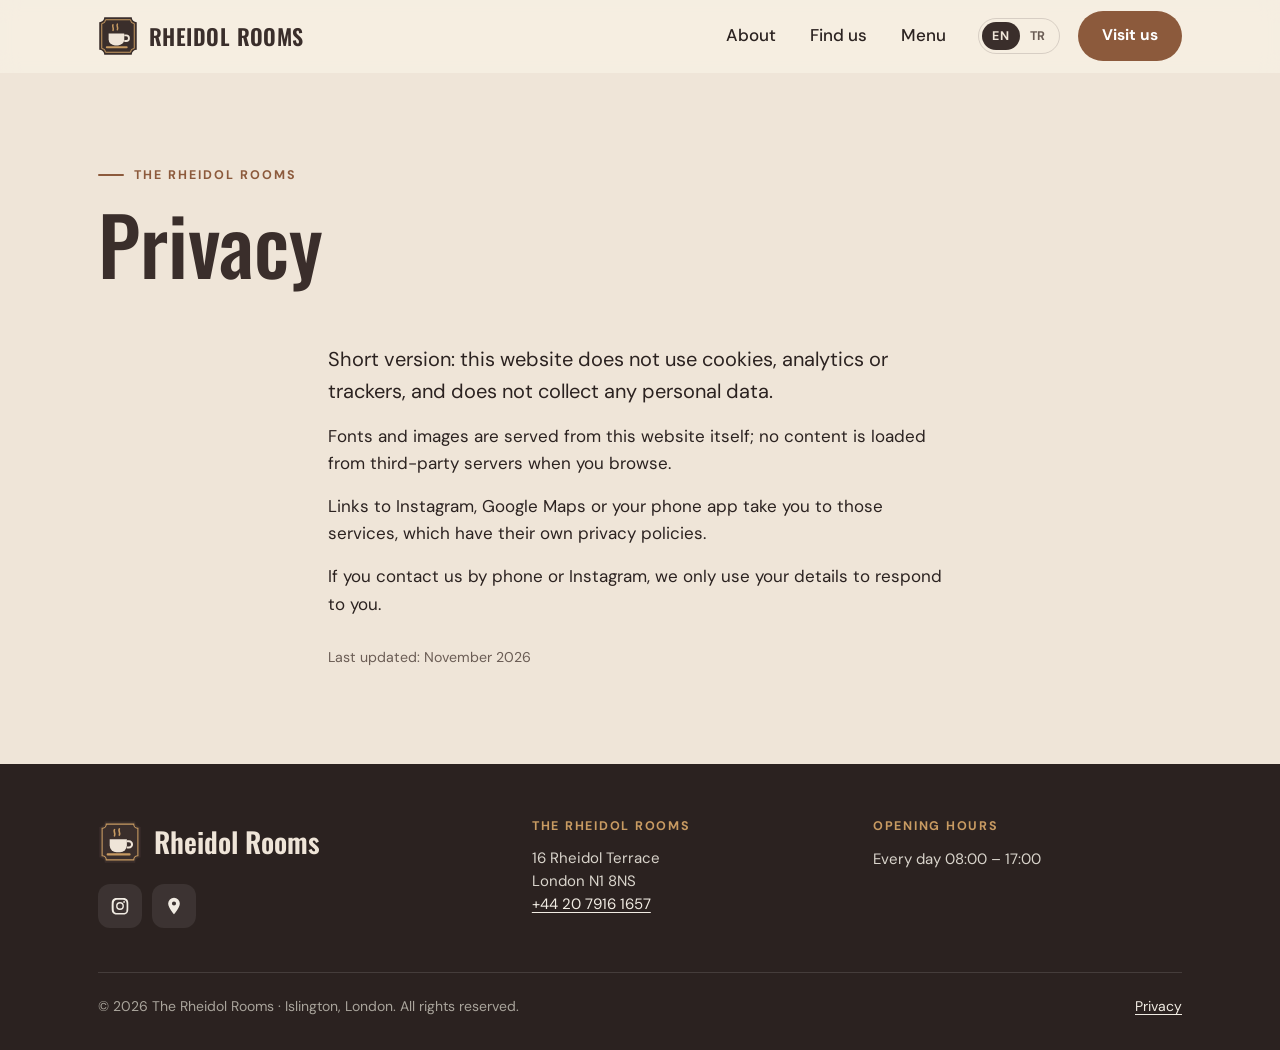
<file: privacy.html>
<!DOCTYPE html>
<html lang="en">
<head>
<meta charset="utf-8">
<meta name="viewport" content="width=device-width, initial-scale=1, viewport-fit=cover">
<title>Privacy · The Rheidol Rooms</title>
<meta name="description" content="Privacy information for The Rheidol Rooms website: no cookies, no analytics, no trackers.">
<link rel="canonical" href="https://yahyasogut.github.io/rheidol/privacy.html">
<meta name="theme-color" content="#3A2E2B">
<link rel="icon" href="favicon.svg" type="image/svg+xml">
<link rel="apple-touch-icon" href="assets/img/apple-touch-icon.png">
<meta property="og:type" content="website">
<meta property="og:site_name" content="The Rheidol Rooms">
<meta property="og:title" content="The Rheidol Rooms · Breakfast, brunch &amp; coffee in Islington">
<meta property="og:description" content="Neighbourhood café on Rheidol Terrace, Islington N1 — all-day breakfast, brunch, coffee and smoothies. Open daily 8am–5pm.">
<meta property="og:url" content="https://yahyasogut.github.io/rheidol/privacy.html">
<meta property="og:image" content="https://yahyasogut.github.io/rheidol/assets/img/og.png">
<meta property="og:image:width" content="1200"><meta property="og:image:height" content="630">
<meta name="twitter:card" content="summary_large_image">
<link rel="preload" href="assets/fonts/oswald-latin-wght-normal.woff2" as="font" type="font/woff2" crossorigin>
<link rel="stylesheet" href="assets/style.css">
<script>document.documentElement.classList.add("js")</script>
</head>
<body>
<a class="skip" href="#main">Skip to content</a>

<header class="site-header">
  <div class="wrap header-row">
    <a class="brand" href="./" aria-label="The Rheidol Rooms home"><img src="assets/img/logo-mark.svg" alt="" width="40" height="40"><span lang="en">Rheidol Rooms</span></a>
    <nav class="site-nav" id="site-nav" aria-label="Main">
      <ul>
        <li><a href="./#about" data-i18n="nav.about">About</a></li>
        <li><a href="./#locations" data-i18n="nav.locations">Locations</a></li>
        <li><a href="menu.html" data-i18n="nav.menu">Menu</a></li>
      </ul>
    </nav>
    <div class="lang-toggle" role="group" aria-label="Language"><button type="button" data-lang="en" aria-pressed="true">EN</button><button type="button" data-lang="tr" aria-pressed="false">TR</button></div>
    <a class="btn btn-solid header-cta" href="./#locations" data-i18n="nav.visit">Visit us</a>
    <button class="nav-toggle" type="button" aria-controls="site-nav" aria-expanded="false" aria-label="Menu"><span></span></button>
  </div>
</header>

<main id="main">
  <section class="page-hero"><div class="wrap"><span class="kicker">The Rheidol Rooms</span><h1 data-i18n="pv.title">Privacy</h1></div></section>
  <div class="wrap prose">
    <p class="lead" data-i18n="pv.lead">Short version: this website does not use cookies, analytics or trackers, and does not collect any personal data.</p>
    <p data-i18n="pv.p1">Fonts and images are served from this website itself.</p>
    <p data-i18n="pv.p2">Links to Instagram, Google Maps or your phone app take you to those services.</p>
    <p data-i18n="pv.p3">If you contact us by phone or Instagram, we only use your details to respond to you.</p>
    <small data-i18n="pv.updated">Last updated: November 2026</small>
  </div>
</main>

<footer class="site-footer">
  <div class="wrap">
    <div class="foot-grid">
      <div>
        <div class="foot-brand"><img src="assets/img/logo-mark.svg" alt="" width="44" height="44"><span lang="en">Rheidol Rooms</span></div>
        <div class="socials" data-socials></div>
      </div>
      <div><h3>The Rheidol Rooms</h3><address>16 Rheidol Terrace<br>London N1 8NS<br><a href="tel:+442079161657">+44 20 7916 1657</a></address></div>
      <div><h3 data-i18n="loc.hours">Opening hours</h3><p data-i18n="foot.hours">Every day 08:00 – 17:00</p></div>
    </div>
    <div class="foot-bottom"><span>© <span data-year>2026</span> The Rheidol Rooms · <span data-i18n="foot.made">Islington, London</span>. <span data-i18n="foot.rights">All rights reserved.</span></span><a href="privacy.html" data-i18n="foot.privacy">Privacy</a></div>
  </div>
</footer>

<nav class="action-bar" aria-label="Quick actions">
  <a href="menu.html"><svg viewBox="0 0 24 24" aria-hidden="true"><path d="M4 4h16v2H4zm0 7h16v2H4zm0 7h10v2H4z"/></svg><span data-i18n="bar.menu">Menu</span></a>
  <a href="./#locations"><svg viewBox="0 0 24 24" aria-hidden="true"><path d="M12 2a7 7 0 0 0-7 7c0 5.25 7 13 7 13s7-7.75 7-13a7 7 0 0 0-7-7zm0 9.5A2.5 2.5 0 1 1 12 6.5a2.5 2.5 0 0 1 0 5z"/></svg><span data-i18n="bar.find">Find us</span></a>
  <button type="button" class="primary" data-open-sheet><svg viewBox="0 0 24 24" aria-hidden="true"><path d="M6.6 10.8a15.1 15.1 0 0 0 6.6 6.6l2.2-2.2a1 1 0 0 1 1-.25 11.4 11.4 0 0 0 3.6.57 1 1 0 0 1 1 1V20a1 1 0 0 1-1 1A17 17 0 0 1 3 4a1 1 0 0 1 1-1h3.5a1 1 0 0 1 1 1c0 1.25.2 2.45.57 3.57a1 1 0 0 1-.25 1z"/></svg><span data-i18n="bar.call">Call</span></button>
</nav>

<div class="sheet" id="call-sheet" hidden role="dialog" aria-modal="true" aria-labelledby="sheet-t">
  <div class="sheet-backdrop" data-close-sheet></div>
  <div class="sheet-panel">
    <h2 id="sheet-t" data-i18n="sheet.title">Which café would you like to call?</h2>
    <div class="sheet-list"></div>
    <button type="button" class="sheet-close" data-close-sheet data-i18n="sheet.close">Close</button>
  </div>
</div>

<script src="js/site-config.js"></script>
<script src="js/i18n.js"></script>
<script src="js/main.js"></script>
</body>
</html>
</file>
<file: assets/style.css>
/* ===== Fonts (self-hosted, OFL) ===== */
@font-face{font-family:"Oswald";font-style:normal;font-weight:200 700;font-display:swap;src:url(fonts/oswald-latin-ext-wght-normal.woff2) format("woff2");unicode-range:U+0100-02BA,U+02BD-02C5,U+02C7-02CC,U+02CE-02D7,U+02DD-02FF,U+0304,U+0308,U+0329,U+1D00-1DBF,U+1E00-1E9F,U+1EF2-1EFF,U+2020,U+20A0-20AB,U+20AD-20C0,U+2113,U+2C60-2C7F,U+A720-A7FF}
@font-face{font-family:"Oswald";font-style:normal;font-weight:200 700;font-display:swap;src:url(fonts/oswald-latin-wght-normal.woff2) format("woff2");unicode-range:U+0000-00FF,U+0131,U+0152-0153,U+02BB-02BC,U+02C6,U+02DA,U+02DC,U+0304,U+0308,U+0329,U+2000-206F,U+20AC,U+2122,U+2191,U+2193,U+2212,U+2215,U+FEFF,U+FFFD}
@font-face{font-family:"DM Sans";font-weight:400;font-display:swap;src:url(fonts/dm-sans-latin-ext-400-normal.woff2) format("woff2");unicode-range:U+0100-02BA,U+02BD-02C5,U+02C7-02CC,U+02CE-02D7,U+02DD-02FF,U+1E00-1E9F,U+20A0-20C0,U+2C60-2C7F,U+A720-A7FF}
@font-face{font-family:"DM Sans";font-weight:400;font-display:swap;src:url(fonts/dm-sans-latin-400-normal.woff2) format("woff2");unicode-range:U+0000-00FF,U+0131,U+0152-0153,U+02BB-02BC,U+02C6,U+02DA,U+02DC,U+2000-206F,U+20AC,U+2122,U+2212,U+FEFF,U+FFFD}
@font-face{font-family:"DM Sans";font-weight:500;font-display:swap;src:url(fonts/dm-sans-latin-ext-500-normal.woff2) format("woff2");unicode-range:U+0100-02BA,U+02BD-02C5,U+02C7-02CC,U+02CE-02D7,U+02DD-02FF,U+1E00-1E9F,U+20A0-20C0,U+2C60-2C7F,U+A720-A7FF}
@font-face{font-family:"DM Sans";font-weight:500;font-display:swap;src:url(fonts/dm-sans-latin-500-normal.woff2) format("woff2");unicode-range:U+0000-00FF,U+0131,U+0152-0153,U+02BB-02BC,U+02C6,U+02DA,U+02DC,U+2000-206F,U+20AC,U+2122,U+2212,U+FEFF,U+FFFD}
@font-face{font-family:"DM Sans";font-weight:700;font-display:swap;src:url(fonts/dm-sans-latin-ext-700-normal.woff2) format("woff2");unicode-range:U+0100-02BA,U+02BD-02C5,U+02C7-02CC,U+02CE-02D7,U+02DD-02FF,U+1E00-1E9F,U+20A0-20C0,U+2C60-2C7F,U+A720-A7FF}
@font-face{font-family:"DM Sans";font-weight:700;font-display:swap;src:url(fonts/dm-sans-latin-700-normal.woff2) format("woff2");unicode-range:U+0000-00FF,U+0131,U+0152-0153,U+02BB-02BC,U+02C6,U+02DA,U+02DC,U+2000-206F,U+20AC,U+2122,U+2212,U+FEFF,U+FFFD}

/* ===== Tokens ===== */
:root{
  /* The Rheidol Rooms — içecek menüsünün bej zemini + koyu kahve çerçevesi */
  --cream:#EFE5D8; --sand:#E2D3C0; --paper:#F9F4EC;
  --terra:#8C5A3C; --terra-d:#6F452D; --saffron:#C89B62;
  --teal:#3A2E2B; --teal-2:#5A4741; --ink:#2B2220; --muted:#6B5D55;
  --line:rgba(58,46,43,.16);
  --serif:"Oswald","Arial Narrow",Impact,sans-serif;
  --sans:"DM Sans",system-ui,-apple-system,"Segoe UI",Roboto,sans-serif;
  --r:18px; --wrap:1180px; --pad:clamp(20px,5vw,48px);
  --bar-h:0px;
}

*,*::before,*::after{box-sizing:border-box}
html{scroll-behavior:smooth;-webkit-text-size-adjust:100%}
@media (prefers-reduced-motion:reduce){html{scroll-behavior:auto}*{animation:none!important;transition:none!important}}
body{margin:0;background:var(--cream);color:var(--ink);font:400 17px/1.6 var(--sans);padding-bottom:var(--bar-h)}
img,svg{display:block;max-width:100%}
a{color:inherit}
h1,h2,h3{font-family:var(--serif);font-weight:600;line-height:1.08;letter-spacing:-.01em;margin:0;font-variation-settings:"SOFT" 50,"WONK" 1}
p{margin:0}
address{font-style:normal}
.wrap{max-width:var(--wrap);margin:0 auto;padding:0 var(--pad)}
.skip{position:absolute;left:-999px;top:8px;background:var(--teal);color:#fff;padding:10px 14px;border-radius:10px;z-index:100}
.skip:focus{left:8px}
:focus-visible{outline:3px solid var(--saffron);outline-offset:3px;border-radius:6px}
.kicker{display:inline-flex;align-items:center;gap:10px;font:700 12.5px/1 var(--sans);letter-spacing:.16em;text-transform:uppercase;color:var(--terra)}
.kicker::before{content:"";width:26px;height:2px;background:currentColor;border-radius:2px}
.section{padding:clamp(72px,11vw,128px) 0}
.section-head{max-width:660px;margin-bottom:clamp(36px,5vw,56px)}
.section-head h2{font-size:clamp(34px,5vw,54px);margin-top:16px}
.section-head p{margin-top:16px;color:var(--muted);font-size:18px}

/* buttons */
.btn{display:inline-flex;align-items:center;justify-content:center;gap:9px;min-height:50px;padding:0 22px;border-radius:999px;font:700 15.5px/1 var(--sans);text-decoration:none;transition:transform .15s ease,background .2s,color .2s,border-color .2s;border:2px solid transparent;cursor:pointer}
.btn svg{width:18px;height:18px;fill:currentColor;flex:none}
.btn:hover{transform:translateY(-1px)}
.btn-solid{background:var(--terra);color:#fff}
.btn-solid:hover{background:var(--terra-d)}
.btn-line{border-color:var(--teal);color:var(--teal);background:transparent}
.btn-line:hover{background:var(--teal);color:var(--cream)}
.btn-light{background:var(--cream);color:var(--teal)}

/* ===== Header ===== */
.site-header{position:sticky;top:0;z-index:50;background:rgba(246,239,228,.86);backdrop-filter:saturate(1.4) blur(10px);-webkit-backdrop-filter:saturate(1.4) blur(10px);border-bottom:1px solid transparent;transition:border-color .2s,box-shadow .2s}
.site-header.scrolled{border-color:var(--line);box-shadow:0 6px 24px -18px rgba(15,76,74,.5)}
.header-row{display:flex;align-items:center;gap:18px;height:72px}
.brand{display:flex;align-items:center;gap:11px;text-decoration:none;margin-right:auto}
.brand img{width:40px;height:40px}
.brand span{font:600 26px/1 var(--serif);letter-spacing:-.01em;color:var(--teal)}
.site-nav ul{display:flex;gap:6px;list-style:none;margin:0;padding:0}
.site-nav a{display:block;padding:10px 14px;border-radius:999px;text-decoration:none;font-weight:500;color:var(--ink)}
.site-nav a:hover{background:var(--sand)}
.site-nav a[aria-current="page"]{color:var(--terra)}
.lang-toggle{display:flex;border:1.5px solid var(--line);border-radius:999px;padding:3px}
.lang-toggle button{border:0;background:none;font:700 12.5px/1 var(--sans);letter-spacing:.06em;padding:8px 10px;border-radius:999px;cursor:pointer;color:var(--muted)}
.lang-toggle button[aria-pressed="true"]{background:var(--teal);color:var(--cream)}
.nav-toggle{display:none;width:46px;height:46px;border:0;border-radius:12px;background:var(--sand);cursor:pointer;align-items:center;justify-content:center}
.nav-toggle span,.nav-toggle span::before,.nav-toggle span::after{display:block;width:20px;height:2px;background:var(--teal);border-radius:2px;position:relative;transition:transform .2s}
.nav-toggle span::before,.nav-toggle span::after{content:"";position:absolute;left:0}
.nav-toggle span::before{top:-6px}.nav-toggle span::after{top:6px}
.nav-open .nav-toggle span{background:transparent}
.nav-open .nav-toggle span::before{transform:translateY(6px) rotate(45deg)}
.nav-open .nav-toggle span::after{transform:translateY(-6px) rotate(-45deg)}
.header-cta{display:inline-flex}

@media (max-width:880px){
  .nav-toggle{display:inline-flex}
  .header-cta{display:none}
  .site-nav{position:fixed;inset:72px 0 auto 0;background:var(--cream);border-bottom:1px solid var(--line);padding:12px var(--pad) 22px;transform:translateY(-8px);opacity:0;visibility:hidden;transition:.2s}
  .nav-open .site-nav{transform:none;opacity:1;visibility:visible}
  .site-nav ul{flex-direction:column}
  .site-nav a{font:600 24px/1.2 var(--serif);padding:12px 4px;border-radius:0;border-bottom:1px solid var(--line)}
}

/* ===== Hero ===== */
.hero{position:relative;overflow:hidden;padding:clamp(28px,5vw,64px) 0 clamp(64px,8vw,104px)}
.hero::before{content:"";position:absolute;inset:auto -10% -1px -10%;height:46%;background:var(--sand);border-radius:50% 50% 0 0/22% 22% 0 0;z-index:-1}
.hero-grid{display:grid;grid-template-columns:1.1fr .9fr;gap:clamp(28px,5vw,72px);align-items:center}
.hero h1{font-size:clamp(44px,7.2vw,90px);margin:20px 0 22px;color:var(--teal);font-weight:600}
.hero h1 em{font-style:italic;color:var(--terra);font-weight:500}
.hero-lead{font-size:clamp(17px,1.6vw,20px);color:var(--muted);max-width:34ch}
.hero-actions{display:flex;flex-wrap:wrap;gap:12px;margin-top:32px}
.hero-art{position:relative}
.hero-art img{width:100%;height:auto;filter:drop-shadow(0 30px 40px rgba(15,76,74,.18))}
.hero-badge{position:absolute;left:-8px;bottom:12%;background:var(--paper);border-radius:16px;padding:12px 16px;box-shadow:0 18px 40px -20px rgba(15,76,74,.5);display:flex;gap:10px;align-items:center;font-size:14px;line-height:1.3}
.hero-badge b{display:block;font:600 22px/1 var(--serif);color:var(--terra)}
.hero-chips{display:flex;flex-wrap:wrap;gap:8px;margin-top:28px;padding:0;list-style:none}
.hero-chips li{font-size:14px;font-weight:500;padding:7px 13px;border-radius:999px;background:var(--paper);border:1px solid var(--line)}
@media (max-width:880px){
  .hero-grid{grid-template-columns:1fr}
  .hero-art{max-width:420px;margin:0 auto;order:-1;width:78%}
  .hero h1{margin-top:14px}
  .hero-badge{display:none}
  .hero::before{height:22%}
  .hero-art{width:64%}
}

/* ===== About ===== */
.about-grid{display:grid;grid-template-columns:1fr 1fr;gap:clamp(32px,6vw,88px);align-items:start}
.about-text p{font-size:18px;color:var(--ink);margin-top:18px}
.about-text p+p{color:var(--muted)}
.features{display:grid;gap:14px;margin:0;padding:0;list-style:none}
.feature{display:grid;grid-template-columns:56px 1fr;gap:16px;align-items:center;background:var(--paper);border:1px solid var(--line);border-radius:var(--r);padding:18px}
.feature .ico{width:56px;height:56px;border-radius:14px;display:grid;place-items:center;background:var(--sand);color:var(--terra)}
.feature .ico svg{width:30px;height:30px}
.feature h3{font-size:21px}
.feature p{color:var(--muted);font-size:15.5px;margin-top:4px}
@media (max-width:880px){.about-grid{grid-template-columns:1fr}}

/* tile band */
.tiles{height:46px;background-color:var(--teal);background-image:url("data:image/svg+xml,%3Csvg xmlns='http://www.w3.org/2000/svg' width='46' height='46' viewBox='0 0 46 46'%3E%3Cg fill='none' stroke='%23E9A23B' stroke-width='1.6' opacity='.75'%3E%3Cpath d='M23 4l6 13 13 6-13 6-6 13-6-13-13-6 13-6z'/%3E%3Ccircle cx='23' cy='23' r='3.5' fill='%23C4552D' stroke='none'/%3E%3C/g%3E%3C/svg%3E");background-size:46px 46px}

/* ===== Locations ===== */
.locations{background:var(--teal);color:var(--cream)}
.locations .kicker{color:var(--saffron)}
.locations .section-head h2{color:var(--cream)}
.loc-grid{display:grid;grid-template-columns:1.05fr 1fr;gap:clamp(24px,4vw,48px);align-items:stretch}
.branches{display:grid;gap:18px}
.branch{position:relative;background:var(--paper);color:var(--ink);border-radius:22px;padding:clamp(22px,3vw,32px)}
.branch-no{position:absolute;right:24px;top:20px;font:italic 500 44px/1 var(--serif);color:var(--sand)}
.branch h3{font-size:clamp(25px,2.6vw,31px);color:var(--teal);padding-right:60px}
.branch-tag{color:var(--terra);font-weight:500;margin-top:6px;font-size:15.5px}
.branch-info{list-style:none;padding:0;margin:20px 0 22px;display:grid;gap:12px}
.branch-info li{display:grid;grid-template-columns:22px 1fr;gap:12px;align-items:start;font-size:16px}
.branch-info svg{width:20px;height:20px;fill:var(--teal-2);margin-top:2px}
.branch-info a{font-weight:500;text-decoration-color:rgba(15,76,74,.3);text-underline-offset:3px}
.branch-actions{display:flex;flex-wrap:wrap;gap:10px}
.branch-actions .btn{flex:1 1 150px}
.map-card{position:relative;background:#F2E7D5;border-radius:22px;overflow:hidden;min-height:0;justify-content:center;display:flex;flex-direction:column}
.map-card svg{width:100%;height:100%;flex:1}
.map-card .pin{cursor:pointer}
.map-card .pin:hover .pin-dot,.map-card .pin:focus .pin-dot{transform:scale(1.08)}
.pin-dot{transform-box:fill-box;transform-origin:50% 100%;transition:transform .15s}
.map-note{position:absolute;left:14px;bottom:12px;font-size:12.5px;color:var(--muted);background:rgba(251,247,240,.9);padding:6px 10px;border-radius:8px}
.map-text{font-family:var(--sans);font-weight:700}
@media (max-width:880px){.loc-grid{grid-template-columns:1fr}.map-card{order:-1}}

/* ===== Menu teaser ===== */
.menu-teaser .wrap{display:grid;grid-template-columns:.9fr 1.1fr;gap:clamp(32px,6vw,80px);align-items:center}
.menu-cats{display:grid;grid-template-columns:repeat(3,1fr);gap:12px;list-style:none;padding:0;margin:0}
.menu-cats li{aspect-ratio:1/1;border-radius:20px;background:var(--paper);border:1px solid var(--line);display:flex;flex-direction:column;justify-content:space-between;padding:16px;font:600 18px/1.15 var(--serif);color:var(--teal)}
.menu-cats li:nth-child(2){background:var(--terra);color:#fff;border-color:transparent}
.menu-cats li:nth-child(6){background:var(--teal);color:var(--cream);border-color:transparent}
.menu-cats svg{width:34px;height:34px;color:var(--saffron)}
.menu-cats li:nth-child(2) svg{color:#FBE3B5}
.menu-teaser .btn{margin-top:28px}
@media (max-width:880px){.menu-teaser .wrap{grid-template-columns:1fr}.menu-cats li{font-size:16px;padding:13px}}
@media (max-width:420px){.menu-cats{grid-template-columns:repeat(2,1fr)}}

/* ===== Instagram ===== */
.ig{padding-top:0}
.ig-card{display:grid;grid-template-columns:1fr auto;gap:28px;align-items:center;background:linear-gradient(120deg,var(--terra),#D9744A 55%,var(--saffron));color:#fff;border-radius:28px;padding:clamp(28px,5vw,56px);position:relative;overflow:hidden}
.ig-card::after{content:"";position:absolute;right:-60px;top:-60px;width:240px;height:240px;border-radius:50%;border:30px solid rgba(255,255,255,.12)}
.ig-card .kicker{color:#FBE3B5}
.ig-card h2{font-size:clamp(30px,4.4vw,48px);margin:14px 0 12px}
.ig-card p{opacity:.92;max-width:46ch}
.ig-card .btn{position:relative;z-index:1}
.ig-card .btn svg{width:20px;height:20px}
@media (max-width:760px){.ig-card{grid-template-columns:1fr}}

/* ===== Footer ===== */
.site-footer{background:var(--ink);color:#D9D4CB;padding:56px 0 32px;font-size:15px}
.foot-grid{display:grid;grid-template-columns:1.3fr 1fr 1fr;gap:32px}
.foot-brand{display:flex;align-items:center;gap:12px}
.foot-brand img{width:44px;height:44px}
.foot-brand span{font:600 28px/1 var(--serif);color:var(--cream)}
.site-footer h3{font:700 12.5px/1 var(--sans);letter-spacing:.14em;text-transform:uppercase;color:var(--saffron);margin-bottom:14px}
.site-footer address{line-height:1.55}
.site-footer a{color:#F1ECE3;text-underline-offset:3px}
.socials{display:flex;gap:10px;margin-top:20px}
.socials a{width:44px;height:44px;border-radius:12px;display:grid;place-items:center;background:rgba(255,255,255,.08);transition:background .2s}
.socials a:hover{background:var(--terra)}
.socials svg{width:20px;height:20px;fill:currentColor}
.foot-bottom{display:flex;flex-wrap:wrap;justify-content:space-between;gap:12px;margin-top:44px;padding-top:22px;border-top:1px solid rgba(255,255,255,.12);color:#A9A49B;font-size:14px}
@media (max-width:760px){.foot-grid{grid-template-columns:1fr}}

/* ===== Mobile action bar ===== */
.action-bar{display:none}
@media (max-width:880px){
  :root{--bar-h:74px}
  .action-bar{display:grid;grid-template-columns:repeat(3,1fr);gap:8px;position:fixed;left:10px;right:10px;bottom:calc(10px + env(safe-area-inset-bottom));z-index:60;background:var(--teal);border-radius:20px;padding:7px;box-shadow:0 14px 34px -12px rgba(15,76,74,.65)}
  .action-bar a,.action-bar button{display:flex;flex-direction:column;align-items:center;justify-content:center;gap:3px;min-height:50px;border:0;border-radius:14px;background:transparent;color:var(--cream);font:700 12.5px/1 var(--sans);text-decoration:none;cursor:pointer}
  .action-bar .primary{background:var(--terra)}
  .action-bar svg{width:20px;height:20px;fill:currentColor}
}
.sheet{position:fixed;inset:0;z-index:80;display:flex;align-items:flex-end;justify-content:center}
.sheet[hidden]{display:none}
.sheet-backdrop{position:absolute;inset:0;background:rgba(30,41,40,.5)}
.sheet-panel{position:relative;width:min(520px,100%);background:var(--paper);border-radius:24px 24px 0 0;padding:22px 20px calc(22px + env(safe-area-inset-bottom));animation:up .22s ease}
@keyframes up{from{transform:translateY(30px);opacity:0}}
.sheet-panel h2{font-size:22px;color:var(--teal);margin-bottom:14px}
.sheet-list{display:grid;gap:10px}
.sheet-list a{display:flex;align-items:center;justify-content:space-between;gap:12px;padding:16px;border-radius:16px;background:var(--cream);text-decoration:none;border:1px solid var(--line)}
.sheet-list strong{display:block;font-size:16.5px}
.sheet-list small{color:var(--muted);font-size:14px}
.sheet-list svg{width:24px;height:24px;fill:var(--terra);flex:none}
.sheet-close{margin-top:12px;width:100%;min-height:48px;border:0;border-radius:14px;background:var(--sand);font:700 15px var(--sans);cursor:pointer;color:var(--teal)}
.sheet-open{overflow:hidden}

/* ===== Menu page ===== */
.page-hero{padding:clamp(40px,7vw,84px) 0 clamp(24px,4vw,40px)}
.page-hero h1{font-size:clamp(42px,7vw,80px);color:var(--teal);margin-top:16px}
.page-hero p{color:var(--muted);margin-top:14px;max-width:56ch}
.menu-filters{display:flex;flex-wrap:wrap;gap:8px;margin-top:26px}
.menu-filters button{border:1.5px solid var(--line);background:var(--paper);border-radius:999px;padding:10px 16px;font:600 14.5px var(--sans);cursor:pointer;color:var(--ink)}
.menu-filters button[aria-pressed="true"]{background:var(--teal);border-color:var(--teal);color:var(--cream)}
.menu-tabs{position:sticky;top:72px;z-index:20;background:var(--cream);border-bottom:1px solid var(--line);overflow-x:auto;scrollbar-width:none}
.menu-tabs:empty{display:none}
.menu-tabs .wrap{display:flex;gap:4px;white-space:nowrap}
.menu-tabs a{padding:14px 12px;text-decoration:none;font-weight:600;font-size:15px;color:var(--muted)}
.menu-tabs a:hover{color:var(--terra)}
.menu-body{padding:24px 0 96px}
.menu-cat{padding:36px 0;border-bottom:1px solid var(--line);scroll-margin-top:140px}
.menu-cat header{display:flex;flex-wrap:wrap;align-items:baseline;gap:6px 16px;margin-bottom:18px}
.menu-cat h2{font-size:clamp(30px,4vw,40px);color:var(--teal)}
.menu-cat header p{color:var(--terra);font-weight:500}
.menu-cat ul{list-style:none;padding:0;margin:0;display:grid;grid-template-columns:1fr 1fr;gap:6px 48px}
.dish{padding:14px 0}
.dish-head{display:flex;align-items:baseline;gap:10px}
.dish h3{font:600 19px/1.25 var(--serif)}
.dots{flex:1;border-bottom:2px dotted rgba(15,76,74,.3);transform:translateY(-4px)}
.price{font-weight:700;color:var(--terra)}
.dish p{color:var(--muted);font-size:15.5px;margin-top:4px}
.dish-tags{display:flex;flex-wrap:wrap;gap:6px;margin-top:8px!important}
.dish-tags span{font-size:11.5px;font-weight:700;letter-spacing:.04em;padding:3px 7px;border-radius:6px;background:var(--sand);color:var(--teal)}
.dish-tags .only{background:transparent;border:1px solid var(--line);font-weight:500}
@media (max-width:760px){.menu-cat ul{grid-template-columns:1fr}}
.menu-soon{max-width:640px;margin:8px auto 0;text-align:center;background:var(--paper);border:1px solid var(--line);border-radius:28px;padding:clamp(32px,6vw,56px) clamp(22px,5vw,48px)}
.menu-soon>svg{width:72px;height:72px;margin:0 auto 14px;color:var(--terra)}
.menu-soon h2{font-size:clamp(28px,4vw,38px);color:var(--teal)}
.menu-soon p{color:var(--muted);margin-top:12px}
.soon-cats{display:flex;flex-wrap:wrap;justify-content:center;gap:8px;list-style:none;padding:0;margin:24px 0 6px}
.soon-cats li{padding:7px 13px;border-radius:999px;background:var(--cream);border:1px dashed rgba(15,76,74,.3);font-size:14px;font-weight:500}
.soon-actions{display:flex;flex-wrap:wrap;justify-content:center;gap:10px;margin-top:22px!important}

/* simple pages */
.prose{max-width:720px;padding-bottom:96px}
.prose p{margin-top:16px;color:var(--ink)}
.prose .lead{font-size:20px}
.prose small{display:block;margin-top:28px;color:var(--muted)}
.nf{min-height:62vh;display:grid;place-items:center;text-align:center;padding:64px 0}
.nf h1{font-size:clamp(36px,6vw,64px);color:var(--teal);max-width:16ch;margin:18px auto 14px}
.nf p{color:var(--muted);margin-bottom:28px}

/* reveal */
.js .reveal{opacity:0;transform:translateY(18px);transition:opacity .7s ease,transform .7s ease}
.js .reveal.in{opacity:1;transform:none}
.menu-filters[hidden]{display:none}

/* menu v2 */
.menu-filters.diet{margin-top:10px}
.menu-filters.diet button{padding:7px 13px;font-size:13.5px}
.menu-filters.diet button[aria-pressed="true"]{background:var(--terra);border-color:var(--terra)}
.menu-group{font:italic 500 clamp(40px,6vw,64px)/1 var(--serif);color:var(--terra);margin:48px 0 0;padding-top:24px;scroll-margin-top:130px}
.menu-group:first-child{margin-top:8px}
.cat-price{font-weight:700;color:var(--cream);background:var(--terra);border-radius:999px;padding:4px 12px;font-size:15px;align-self:center}
.menu-cat header{align-items:center}
.dish h3{display:flex;flex-wrap:wrap;align-items:center;gap:6px}
.dish-tags{display:inline-flex;gap:4px;margin:0!important}
.dish-tags abbr{text-decoration:none;font:700 10.5px/1 var(--sans);letter-spacing:.04em;padding:4px 6px;border-radius:6px;background:#DCEBD5;color:#2F5E2A}
.dish .multi{display:flex;flex-wrap:wrap;gap:6px 16px;margin-top:6px;color:var(--ink);font-weight:700;font-size:15px}
.dish .multi small{font-weight:500;color:var(--muted);font-size:13px;margin-right:2px}
.dish .multi span{color:var(--terra)}
.dish.extra{padding:10px 14px;margin:6px 0;background:var(--paper);border:1px dashed rgba(15,76,74,.25);border-radius:12px}
.dish.extra h3{font:600 15px/1.3 var(--sans);color:var(--teal)}
.dish.extra p{font-size:14.5px}
.menu-legend{margin-top:40px;padding:20px;border-radius:16px;background:var(--paper);border:1px solid var(--line);font-size:14.5px;color:var(--muted)}
.menu-legend p+p{margin-top:8px}
.menu-legend abbr{text-decoration:none;font-weight:700;color:#2F5E2A}
.menu-empty{padding:40px 0;color:var(--muted)}
.branches>.branch:only-child{display:flex;flex-direction:column;justify-content:center}

/* --- Rheidol marka düzeltmeleri: Galata'ya özgü sabit renk/italik kullanımlarını bu paletle değiştirir --- */
h1,h2,h3{font-weight:500;letter-spacing:0}
.hero h1{font-weight:500;letter-spacing:-.005em}
.hero h1 em,.menu-group,.branch-no{font-style:normal}
.tiles{background-image:repeating-linear-gradient(90deg,var(--teal) 0 23px,var(--cream) 23px 46px);height:30px}
.ig-card{background:linear-gradient(120deg,var(--teal),var(--teal-2) 55%,var(--terra))}
.hero-badge{box-shadow:0 18px 40px -20px rgba(58,46,43,.5)}
.action-bar{box-shadow:0 14px 34px -12px rgba(58,46,43,.65)}
.site-header.scrolled{box-shadow:0 6px 24px -18px rgba(58,46,43,.5)}
.hero-art img{filter:drop-shadow(0 30px 40px rgba(58,46,43,.18))}
.branch-info a{text-decoration-color:rgba(58,46,43,.3)}
.dots{border-bottom-color:rgba(58,46,43,.3)}
.soon-cats li{border-color:rgba(58,46,43,.3)}
.dish.extra{border-color:rgba(58,46,43,.25)}
.brand span{letter-spacing:.02em;text-transform:uppercase;font-size:22px}
.menu-legend abbr{color:var(--terra-d)}
.brand span{white-space:nowrap}@media (max-width:420px){.brand span{font-size:19px}.brand img{width:34px;height:34px}}
</file>
